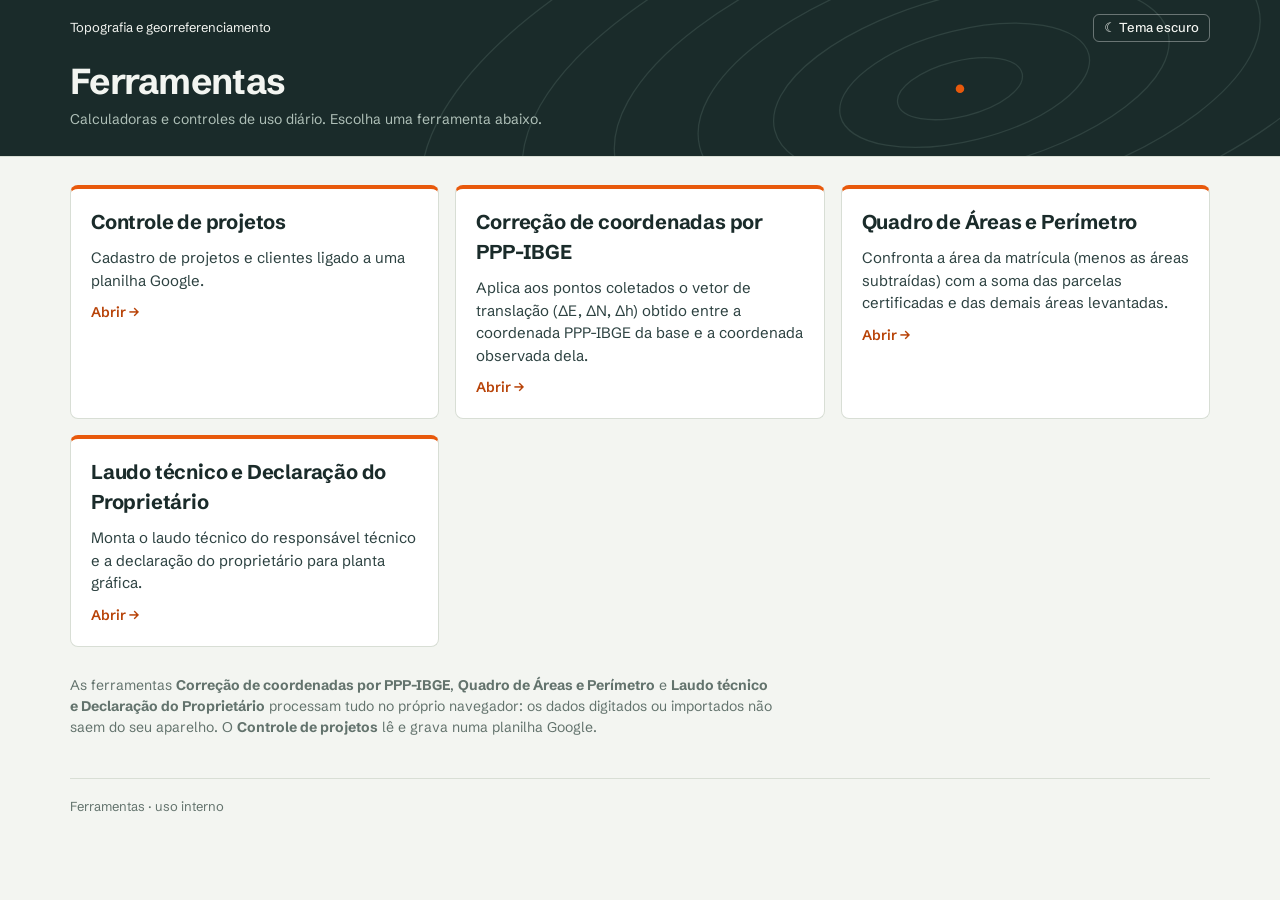
<file: index.html>
<!DOCTYPE html>
<html lang="pt-BR">
<head>
<meta charset="utf-8">
<meta name="viewport" content="width=device-width, initial-scale=1">
<meta name="color-scheme" content="light dark">
<title>Ferramentas</title>
<meta name="description" content="Conjunto de ferramentas de topografia e georreferenciamento: controle de projetos, ajuste PPP e cálculo de áreas.">
<link rel="icon" href="assets/favicon.svg" type="image/svg+xml">
<link rel="preconnect" href="https://fonts.googleapis.com">
<link rel="preconnect" href="https://fonts.gstatic.com" crossorigin>
<link href="https://fonts.googleapis.com/css2?family=JetBrains+Mono:wght@400;500&family=Schibsted+Grotesk:wght@400;500;600;700&display=swap" rel="stylesheet">
<link rel="stylesheet" href="assets/comum.css">
<script src="assets/comum.js"></script>
<style>
main.wrap { padding-top: 28px; }
.grid { display: grid; grid-template-columns: repeat(auto-fill, minmax(320px, 1fr)); gap: 16px; padding: 0; margin: 0; list-style: none; }

.card {
  position: relative; display: flex; flex-direction: column; gap: 10px;
  background: var(--surface); border: 1px solid var(--line); border-top: 4px solid var(--mark);
  border-radius: 8px; padding: 18px 20px 20px;
  transition: border-color .15s, box-shadow .15s, transform .15s;
}
.card:hover { border-color: var(--line-strong); border-top-color: var(--mark); box-shadow: 0 8px 24px rgba(0,0,0,.10); transform: translateY(-2px); }
.card:focus-within { box-shadow: 0 0 0 3px var(--accent-wash); }
.card h2 { margin: 0; font-size: 20px; letter-spacing: -0.01em; }
.card h2 a { color: inherit; text-decoration: none; }
/* o cartão inteiro é clicável */
.card h2 a::after { content: ""; position: absolute; inset: 0; border-radius: 8px; }
.card h2 a:focus-visible { outline: none; }
.card h2 a:focus-visible::after { outline: 3px solid var(--mark); outline-offset: 2px; }
.card p { margin: 0; color: var(--ink-soft); }
.card .quando { color: var(--muted); font-size: 14px; }
.chips { display: flex; flex-wrap: wrap; gap: 6px; margin-top: auto; padding-top: 4px; }
.chip { font: 400 12px var(--mono); border: 1px solid var(--line-strong); color: var(--muted); border-radius: 3px; padding: 2px 7px; white-space: nowrap; }
.chip.dados { border-color: var(--accent-text); color: var(--accent-text); }
.go { font-weight: 600; color: var(--accent-text); font-size: 14px; }
.card:hover .go { text-decoration: underline; }

.nota { margin: 28px 0 0; max-width: 78ch; color: var(--muted); font-size: 14px; }
@media (prefers-reduced-motion: reduce) { .card { transition: none; } .card:hover { transform: none; } }
</style>
</head>
<body>

<header class="top">
  <div class="wrap">
    <nav class="crumbs" aria-label="Navegação">
      <span>Topografia e georreferenciamento</span>
      <button type="button" class="btn light small" id="themeBtn">Tema</button>
    </nav>
    <div class="top-main">
      <div>
        <h1>Ferramentas</h1>
        <p class="lead">Calculadoras e controles de uso diário. Escolha uma ferramenta abaixo.</p>
      </div>
    </div>
  </div>
</header>

<main class="wrap">
  <ul class="grid">

    <!-- ===================== CONTROLE DE PROJETOS ===================== -->
    <li class="card">
      <h2><a href="projetos/">Controle de projetos</a></h2>
      <p>Cadastro de projetos e clientes ligado a uma planilha Google.</p>
      <span class="go" aria-hidden="true">Abrir →</span>
    </li>

    <!-- ===================== AJUSTE PPP ===================== -->
    <li class="card">
      <h2><a href="ppp/">Correção de coordenadas por PPP-IBGE</a></h2>
      <p>Aplica aos pontos coletados o vetor de translação (ΔE, ΔN, Δh) obtido entre a coordenada PPP-IBGE da base e a coordenada observada dela.</p>
      <span class="go" aria-hidden="true">Abrir →</span>
    </li>

    <!-- ===================== Quadro de Áreas e Perímetro ===================== -->
    <li class="card">
      <h2><a href="areas/">Quadro de Áreas e Perímetro</a></h2>
      <p>Confronta a área da matrícula (menos as áreas subtraídas) com a soma das parcelas certificadas e das demais áreas levantadas. </p>
      <span class="go" aria-hidden="true">Abrir →</span>
    </li>
        <!-- ===================== LAUDO E DECLARAÇÃO ===================== -->
    <li class="card">
      <h2><a href="laudo/">Laudo técnico e Declaração do Proprietário</a></h2>
      <p>Monta o laudo técnico do responsável técnico e a declaração do proprietário para planta gráfica.</p>
      <span class="go" aria-hidden="true">Abrir →</span>
    </li>
    <!--
      PARA ADICIONAR UMA FERRAMENTA NOVA: copie um bloco <li class="card"> inteiro,
      troque o link (pasta/), o título, o resumo e os chips. Veja o README.md.
    -->
  </ul>

   <p class="nota">As ferramentas <strong>Correção de coordenadas por PPP-IBGE</strong>, <strong>Quadro de Áreas e Perímetro</strong> e <strong>Laudo técnico e Declaração do Proprietário</strong> processam tudo no próprio navegador: os dados digitados ou importados não saem do seu aparelho. O <strong>Controle de projetos</strong> lê e grava numa planilha Google.</p>

<footer class="site-foot wrap">Ferramentas · uso interno</footer>

</body>
</html>
</file>
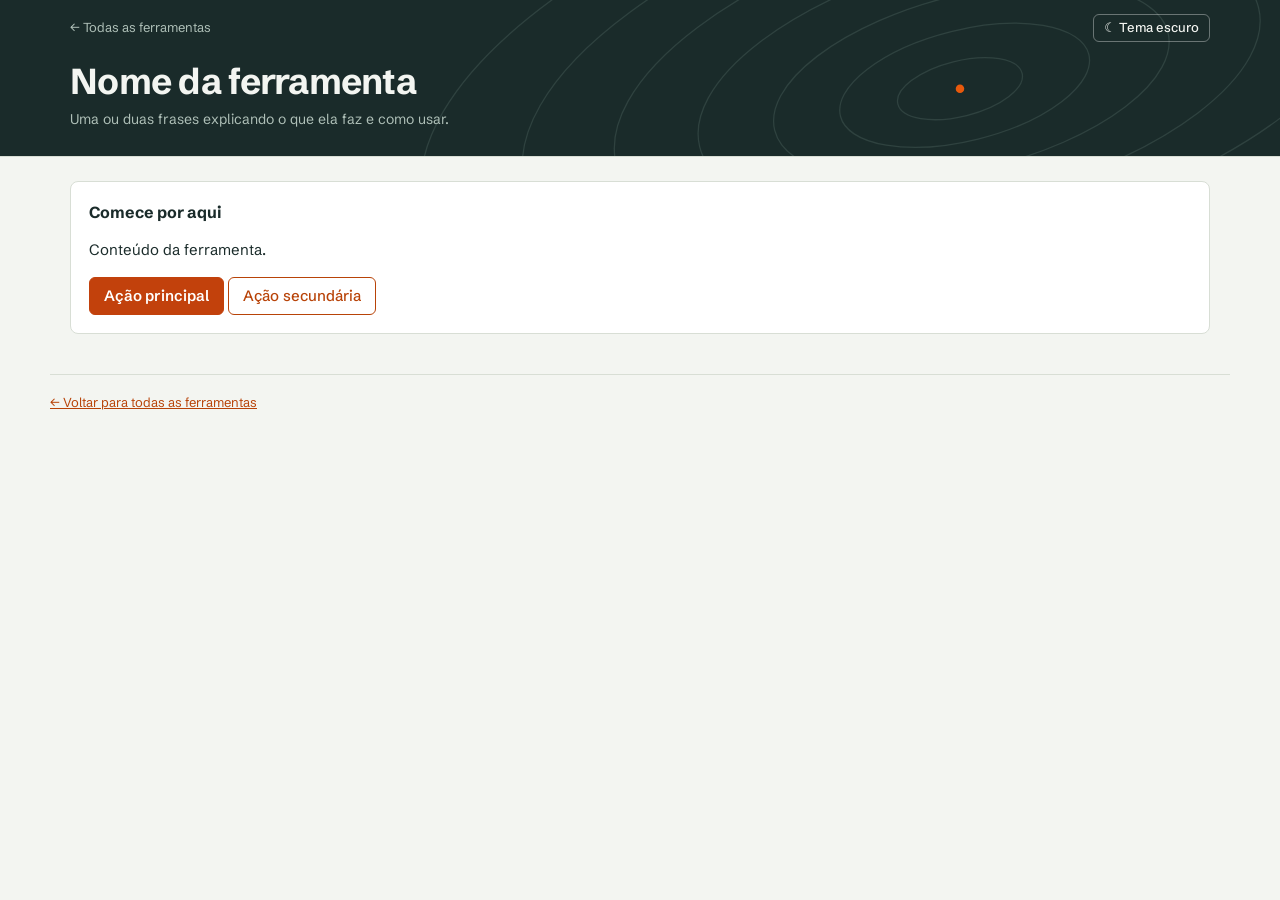
<file: _modelo/index.html>
<!DOCTYPE html>
<html lang="pt-BR">
<head>
<meta charset="utf-8">
<meta name="viewport" content="width=device-width, initial-scale=1">
<meta name="color-scheme" content="light dark">
<title>Nome da ferramenta · Ferramentas</title>
<meta name="description" content="Uma frase dizendo o que a ferramenta faz.">
<link rel="icon" href="../assets/favicon.svg" type="image/svg+xml">
<link rel="preconnect" href="https://fonts.googleapis.com">
<link rel="preconnect" href="https://fonts.gstatic.com" crossorigin>
<link href="https://fonts.googleapis.com/css2?family=JetBrains+Mono:wght@400;500&family=Schibsted+Grotesk:wght@400;500;600;700&display=swap" rel="stylesheet">
<link rel="stylesheet" href="../assets/comum.css">
<script src="../assets/comum.js"></script>
<style>
/* Só o que é específico desta ferramenta. Use as variáveis de comum.css
   (var(--surface), var(--ink), var(--line), var(--accent)...) e nunca cores fixas,
   para o tema escuro continuar funcionando. */
main.wrap { padding-top: 24px; }
.panel { background: var(--surface); border: 1px solid var(--line); border-radius: 8px; padding: 18px; }
.panel h2 { margin: 0 0 12px; font-size: 16px; }
</style>
</head>
<body>

<header class="top">
  <div class="wrap">
    <nav class="crumbs" aria-label="Navegação">
      <a href="../">← Todas as ferramentas</a>
      <button type="button" class="btn light small" id="themeBtn">Tema</button>
    </nav>
    <div class="top-main">
      <div>
        <h1>Nome da ferramenta</h1>
        <p class="lead">Uma ou duas frases explicando o que ela faz e como usar.</p>
      </div>
    </div>
  </div>
</header>

<main class="wrap">
  <section class="panel">
    <h2>Comece por aqui</h2>
    <p>Conteúdo da ferramenta.</p>
    <button class="btn primary" type="button" id="acao">Ação principal</button>
    <button class="btn ghost" type="button">Ação secundária</button>
  </section>
</main>

<footer class="site-foot wrap">
  <a href="../">← Voltar para todas as ferramentas</a>
</footer>

<script>
document.getElementById('acao').addEventListener('click', function () {
  alert('Funciona!');
});
</script>
</body>
</html>
</file>
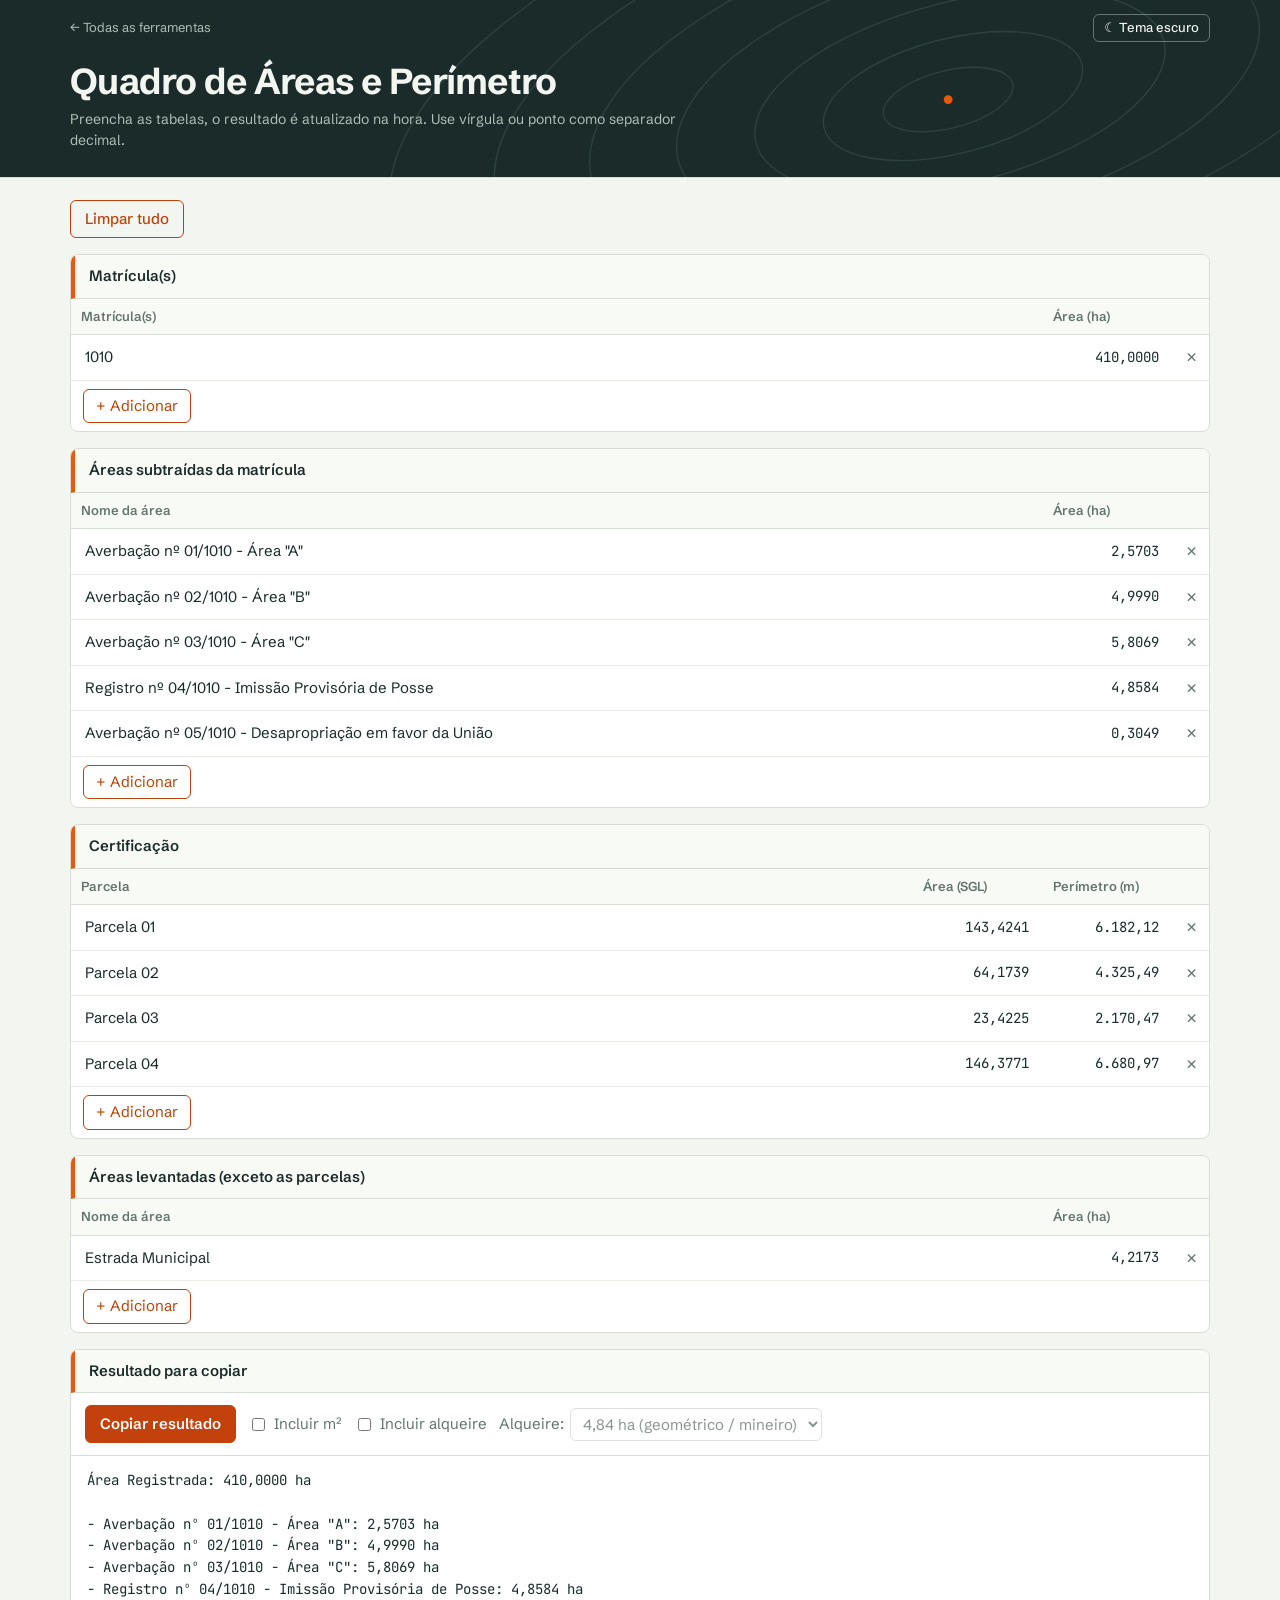
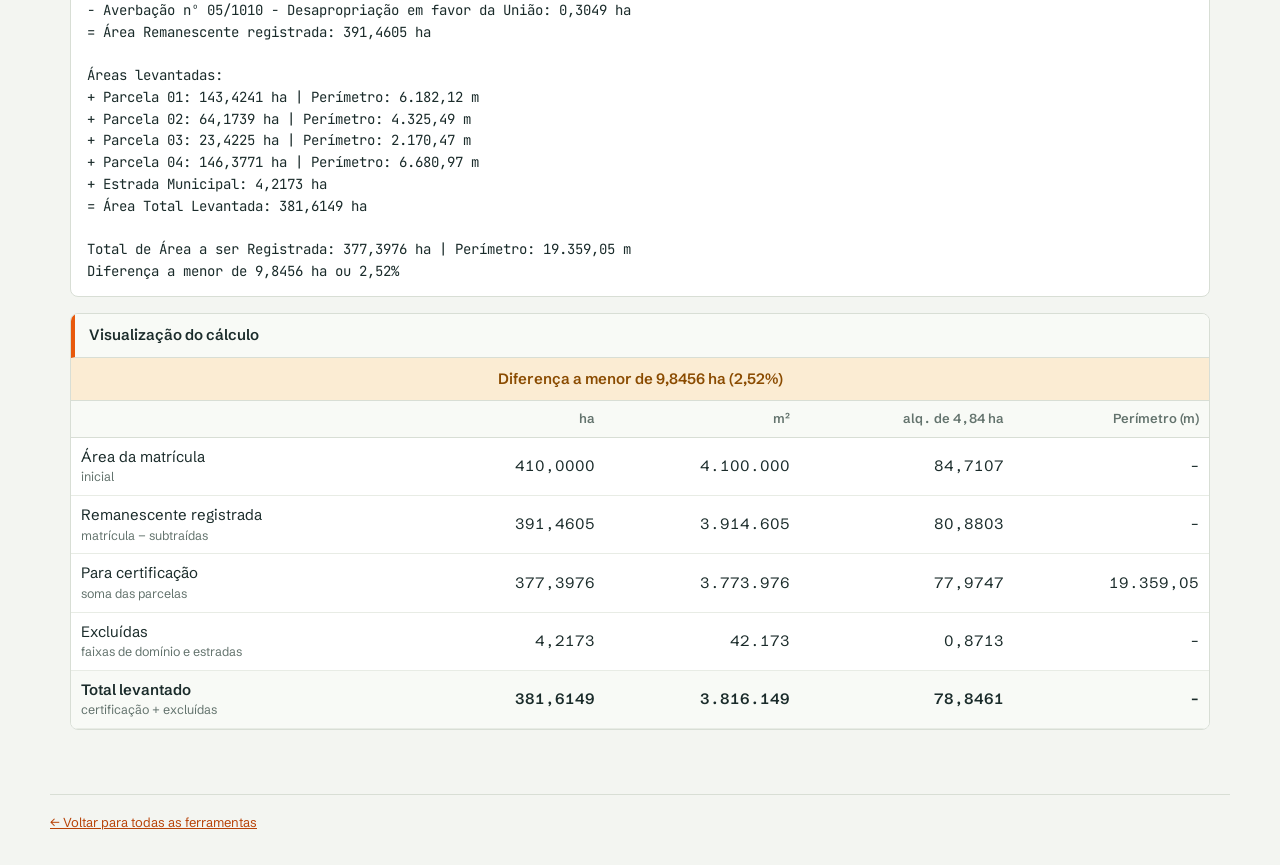
<file: areas/index.html>
<!DOCTYPE html>
<html lang="pt-BR">
<head>
<meta charset="utf-8">
<meta name="viewport" content="width=device-width, initial-scale=1">
<meta name="color-scheme" content="light dark">
<title>Quadro de Áreas e Perímetro · Ferramentas</title>
<meta name="description" content="Cálculo de áreas: matrícula, áreas subtraídas, parcelas certificadas e áreas levantadas, com texto pronto para copiar.">
<link rel="icon" href="../assets/favicon.svg" type="image/svg+xml">
<link rel="preconnect" href="https://fonts.googleapis.com">
<link rel="preconnect" href="https://fonts.gstatic.com" crossorigin>
<link href="https://fonts.googleapis.com/css2?family=JetBrains+Mono:wght@400;500&family=Schibsted+Grotesk:wght@400;500;600;700&display=swap" rel="stylesheet">
<link rel="stylesheet" href="../assets/comum.css">
<script src="../assets/comum.js"></script>
<style>
main.wrap { padding-top: 22px; padding-bottom: 8px; }
section { background: var(--surface); border: 1px solid var(--line); border-radius: 8px; margin-bottom: 16px; overflow: hidden; }
section > h2 { margin: 0; padding: 10px 14px; font-size: 15px; font-weight: 600; background: var(--surface-2);
  border-bottom: 1px solid var(--line); border-left: 4px solid var(--mark); }
.scroll { overflow-x: auto; }
table { width: 100%; border-collapse: collapse; }
th { text-align: left; font-weight: 600; font-size: 13px; padding: 8px 10px; color: var(--muted);
  background: var(--surface-2); border-bottom: 1px solid var(--line); white-space: nowrap; }
td { padding: 3px 4px; border-bottom: 1px solid var(--line-soft); }
td input { width: 100%; min-width: 90px; padding: 7px 9px; font: inherit; color: var(--ink);
  background: transparent; border: 1px solid transparent; border-radius: 4px; }
td input:hover { border-color: var(--line-strong); }
td input:focus { outline: 2px solid var(--mark); background: var(--surface); }
td.num { width: 130px; }
td.num input { text-align: right; min-width: 0; font-family: var(--mono); font-size: 14px; }
th.num { width: 130px; }
td.del { width: 36px; text-align: center; }
button.add, button.x { font: inherit; cursor: pointer; border-radius: 6px; }
button.add { margin: 8px 12px; padding: 5px 12px; background: transparent; color: var(--accent-text); border: 1px solid var(--accent-text); }
button.add:hover { background: var(--accent); border-color: var(--accent); color: var(--accent-ink); }
button.x { border: none; background: transparent; color: var(--muted); font-size: 1.1rem; padding: 2px 8px; }
button.x:hover { color: var(--danger); }
select { color: var(--ink); background: var(--surface); border: 1px solid var(--line-strong); border-radius: 6px; padding: 5px 8px; }
select:disabled { opacity: .5; }
.bar { display: flex; flex-wrap: wrap; gap: 12px; align-items: center; padding: 12px 14px; border-bottom: 1px solid var(--line); }
.bar label { display: flex; gap: 6px; align-items: center; color: var(--muted); }
.bar input[type="checkbox"] { accent-color: var(--accent); }
pre { margin: 0; padding: 14px 16px; white-space: pre-wrap; word-break: break-word;
  font: 14px/1.55 var(--mono); }
.calc .diff { text-align: center; padding: 10px 14px; font-weight: 600; background: var(--surface-2); border-bottom: 1px solid var(--line); }
.calc .diff.zero { color: var(--ok); background: var(--ok-wash); }
.calc .diff.warn { color: var(--warn); background: var(--warn-wash); }
.calc table { font-variant-numeric: tabular-nums; }
.calc th { color: var(--muted); text-align: right; }
.calc th:first-child, .calc td:first-child { text-align: left; }
.calc td { padding: 8px 10px; text-align: right; white-space: nowrap; }
.calc td:first-child { white-space: normal; }
.calc tr.tot td { font-weight: 600; background: var(--surface-2); }
.calc small { display: block; color: var(--muted); font-weight: 400; }
.toast { color: var(--ok); font-size: 13px; }
</style>
</head>
<body>
<header class="top">
  <div class="wrap">
    <nav class="crumbs" aria-label="Navegação">
      <a href="../">← Todas as ferramentas</a>
      <button type="button" class="btn light small" id="themeBtn">Tema</button>
    </nav>
    <div class="top-main">
      <div>
        <h1>Quadro de Áreas e Perímetro</h1>
        <p class="lead">Preencha as tabelas, o resultado é atualizado na hora. Use vírgula ou ponto como separador decimal.</p>
      </div>
    </div>
  </div>
</header>

<main class="wrap">
  <div style="margin-bottom:16px">
    <button class="btn ghost" id="clear">Limpar tudo</button>
  </div>

  <div id="tables"></div>

  <section>
    <h2>Resultado para copiar</h2>
    <div class="bar">
      <button class="btn primary" id="copy">Copiar resultado</button>
      <label><input type="checkbox" id="optM2"> Incluir m²</label>
      <label><input type="checkbox" id="optAlq"> Incluir alqueire</label>
      <label>Alqueire:
        <select id="alq">
          <option value="48400" selected>4,84 ha (geométrico / mineiro)</option>
          <option value="24200">2,42 ha (paulista)</option>
        </select>
      </label>
      <span class="toast" id="toast" role="status" aria-live="polite"></span>
    </div>
    <pre id="out"></pre>
  </section>

  <section>
    <h2>Visualização do cálculo</h2>
    <div class="calc" id="calc"></div>
  </section>
</main>

<footer class="site-foot wrap">
  <a href="../">← Voltar para todas as ferramentas</a>
</footer>

<script>

const CONFIG = [
  { key: 'mat', title: 'Matrícula(s)',
    cols: [['Matrícula(s)', 'text'], ['Área (ha)', 'num']] },
  { key: 'sub', title: 'Áreas subtraídas da matrícula',
    cols: [['Nome da área', 'text'], ['Área (ha)', 'num']] },
  { key: 'cert', title: 'Certificação',
    cols: [['Parcela', 'text'], ['Área (SGL)', 'num'], ['Perímetro (m)', 'num']] },
  { key: 'lev', title: 'Áreas levantadas (exceto as parcelas)',
    cols: [['Nome da área', 'text'], ['Área (ha)', 'num']] }
];

const EXEMPLO = {
  mat: [['1010', '410,0000']],
  sub: [
    ['Averbação nº 01/1010 - Área "A"', '2,5703'],
    ['Averbação nº 02/1010 - Área "B"', '4,9990'],
    ['Averbação nº 03/1010 - Área "C"', '5,8069'],
    ['Registro nº 04/1010 - Imissão Provisória de Posse', '4,8584'],
    ['Averbação nº 05/1010 - Desapropriação em favor da União', '0,3049']
  ],
  cert: [
    ['Parcela 01', '143,4241', '6.182,12'],
    ['Parcela 02', '64,1739', '4.325,49'],
    ['Parcela 03', '23,4225', '2.170,47'],
    ['Parcela 04', '146,3771', '6.680,97']
  ],
  lev: [['Estrada Municipal', '4,2173']]
};

const data = {};
CONFIG.forEach(c => data[c.key] = []);

/* ---------- números ---------- */
function parse(v) {
  v = String(v || '').trim().replace(/\s/g, '');
  if (!v) return 0;
  if (v.includes(',')) v = v.replace(/\./g, '').replace(',', '.');
  const n = parseFloat(v);
  return isNaN(n) ? 0 : n;
}
const fmt = (n, d) => n.toLocaleString('pt-BR', { minimumFractionDigits: d, maximumFractionDigits: d });
const ha = n => fmt(n, 4);
const m2 = n => fmt(Math.round(n * 10000), 0); // 4 casas em ha = 1 m²
const alqM2 = () => +document.getElementById('alq').value;
const alqNome = () => 'alq. de ' + fmt(alqM2() / 10000, 2) + ' ha';
const alq = n => fmt(n * 10000 / alqM2(), 4);
const cap = s => s.charAt(0).toUpperCase() + s.slice(1);

/* ---------- tabelas de entrada ---------- */
function newRow(key) {
  const n = CONFIG.find(c => c.key === key).cols.length;
  const row = Array(n).fill('');
  if (key === 'cert') row[0] = 'Parcela ' + String(data.cert.length + 1).padStart(2, '0');
  return row;
}

function build() {
  const wrap = document.getElementById('tables');
  wrap.innerHTML = '';
  CONFIG.forEach(c => {
    const sec = document.createElement('section');
    sec.innerHTML = `<h2>${c.title}</h2><div class="scroll"><table><thead><tr>` +
      c.cols.map(x => `<th${x[1] === 'num' ? ' class="num"' : ''}>${x[0]}</th>`).join('') + `<th></th></tr></thead><tbody></tbody></table></div>`;
    const tbody = sec.querySelector('tbody');
    data[c.key].forEach((row, i) => {
      const tr = document.createElement('tr');
      row.forEach((val, j) => {
        const td = document.createElement('td');
        if (c.cols[j][1] === 'num') td.className = 'num';
        const inp = document.createElement('input');
        inp.value = val;
        inp.setAttribute('aria-label', c.cols[j][0]);
        if (c.cols[j][1] === 'num') inp.inputMode = 'decimal';
        inp.addEventListener('input', () => { data[c.key][i][j] = inp.value; update(); });
        td.appendChild(inp);
        tr.appendChild(td);
      });
      const td = document.createElement('td');
      td.className = 'del';
      td.innerHTML = '<button class="x" title="Remover linha" aria-label="Remover linha">×</button>';
      td.firstChild.addEventListener('click', () => { data[c.key].splice(i, 1); build(); update(); });
      tr.appendChild(td);
      tbody.appendChild(tr);
    });
    const add = document.createElement('button');
    add.className = 'add';
    add.textContent = '+ Adicionar';
    add.addEventListener('click', () => {
      data[c.key].push(newRow(c.key));
      build(); update();
      const inputs = document.querySelectorAll('section')[CONFIG.indexOf(c)].querySelectorAll('tbody tr:last-child input');
      if (inputs[0]) inputs[0].focus();
    });
    sec.appendChild(add);
    wrap.appendChild(sec);
  });
}

/* ---------- cálculo ---------- */
function compute() {
  const rows = k => data[k].filter(r => r.some(v => String(v).trim() !== ''));
  const mat = rows('mat'), sub = rows('sub'), cert = rows('cert'), lev = rows('lev');
  const r4 = x => Math.round(x * 10000) / 10000;
  const sum = (arr, i) => r4(arr.reduce((s, r) => s + parse(r[i]), 0));

  const registrada = sum(mat, 1);
  const subtraidas = sum(sub, 1);
  const remanescente = r4(registrada - subtraidas);       // =SOMA(Coluna E - Coluna I)
  const certificada = sum(cert, 1);                   // Coluna M
  const extra = sum(lev, 1);                          // Coluna R
  const levantada = r4(certificada + extra);

  const diffHa = r4(Math.abs(remanescente - levantada));
  const diffPerc = remanescente === 0 ? 0 : Math.round((diffHa / remanescente) * 10000) / 100;
  const zero = diffHa === 0;
  const sentido = zero ? 'Sem divergência'
    : remanescente > levantada ? 'Diferença a menor de ' : 'Diferença a maior de ';

  return { mat, sub, cert, lev, registrada, subtraidas, remanescente, certificada, extra, levantada,
    diffHa, diffPerc, zero, sentido,
    perCert: Math.round(cert.reduce((s, r) => s + parse(r[2]), 0) * 100) / 100,
    vazio: !mat.length && !cert.length && !lev.length };
}

// opts: { m2: boolean, alq: boolean }
function text(c, opts) {
  const val = n => ha(n) + ' ha' + (opts.m2 ? ` | ${m2(n)} m²` : '') + (opts.alq ? ` | ${alq(n)} alq.` : '');
  const per = n => n > 0 ? ` | Perímetro: ${fmt(n, 2)} m` : '';
  const L = [];
  if (c.mat.length > 1) {
    c.mat.forEach(r => L.push(`Matrícula ${r[0] || '?'}: ${val(parse(r[1]))}`));
    L.push('');
  }
  L.push(`Área Registrada: ${val(c.registrada)}`, '');
  c.sub.forEach(r => L.push(`- ${r[0] || 'Sem nome'}: ${val(parse(r[1]))}`));
  L.push(`= Área Remanescente registrada: ${val(c.remanescente)}`, '');
  L.push('Áreas levantadas:');
  c.cert.forEach((r, i) => L.push(`+ ${cap(r[0] || 'Parcela ' + String(i + 1).padStart(2, '0'))}: ${val(parse(r[1]))}${per(parse(r[2]))}`));
  c.lev.forEach(r => L.push(`+ ${r[0] || 'Sem nome'}: ${val(parse(r[1]))}`));
  L.push(`= Área Total Levantada: ${val(c.levantada)}`, '');
  L.push(`Total de Área a ser Registrada: ${val(c.certificada)}${per(c.perCert)}`);
  L.push(c.zero ? c.sentido : `${c.sentido}${val(c.diffHa)} ou ${fmt(c.diffPerc, 2)}%`);
  return L.join('\n');
}

function visual(c) {
  const row = (nome, dica, n, per, tot) =>
    `<tr${tot ? ' class="tot"' : ''}><td>${nome}<small>${dica}</small></td><td>${ha(n)}</td><td>${m2(n)}</td><td>${alq(n)}</td><td>${per === null ? '–' : fmt(per, 2)}</td></tr>`;
  const msg = c.zero ? c.sentido : `${c.sentido}${ha(c.diffHa)} ha (${fmt(c.diffPerc, 2)}%)`;
  return `<div class="diff ${c.zero ? 'zero' : 'warn'}">${msg}</div>
  <div class="scroll"><table>
    <thead><tr><th></th><th>ha</th><th>m²</th><th>${alqNome()}</th><th>Perímetro (m)</th></tr></thead>
    <tbody>
      ${row('Área da matrícula', 'inicial', c.registrada, null)}
      ${row('Remanescente registrada', 'matrícula − subtraídas', c.remanescente, null)}
      ${row('Para certificação', 'soma das parcelas', c.certificada, c.perCert)}
      ${row('Excluídas', 'faixas de domínio e estradas', c.extra, null)}
      ${row('Total levantado', 'certificação + excluídas', c.levantada, null, true)}
    </tbody>
  </table></div>`;
}

function update() {
  const c = compute();
  const optAlq = document.getElementById('optAlq').checked;
  document.getElementById('alq').disabled = !optAlq;
  document.getElementById('out').textContent = c.vazio ? 'Preencha as tabelas para ver o resultado.'
    : text(c, { m2: document.getElementById('optM2').checked, alq: optAlq });
  document.getElementById('calc').innerHTML = visual(c);
}

/* ---------- ações ---------- */
function toast(msg) {
  const t = document.getElementById('toast');
  t.textContent = msg;
  setTimeout(() => t.textContent = '', 2500);
}
document.getElementById('copy').addEventListener('click', async () => {
  const txt = document.getElementById('out').textContent;
  try {
    await navigator.clipboard.writeText(txt);
  } catch (e) {
    const ta = document.createElement('textarea');
    ta.value = txt; document.body.appendChild(ta); ta.select();
    document.execCommand('copy'); ta.remove();
  }
  toast('Resultado copiado');
});
document.getElementById('clear').addEventListener('click', () => {
  CONFIG.forEach(c => data[c.key] = [Array(c.cols.length).fill('')]);
  build(); update();
});
['optM2', 'optAlq', 'alq'].forEach(id => document.getElementById(id).addEventListener('change', update));

CONFIG.forEach(c => data[c.key] = EXEMPLO[c.key].map(r => r.slice()));
build(); update();
</script>
</body>
</html>
</file>
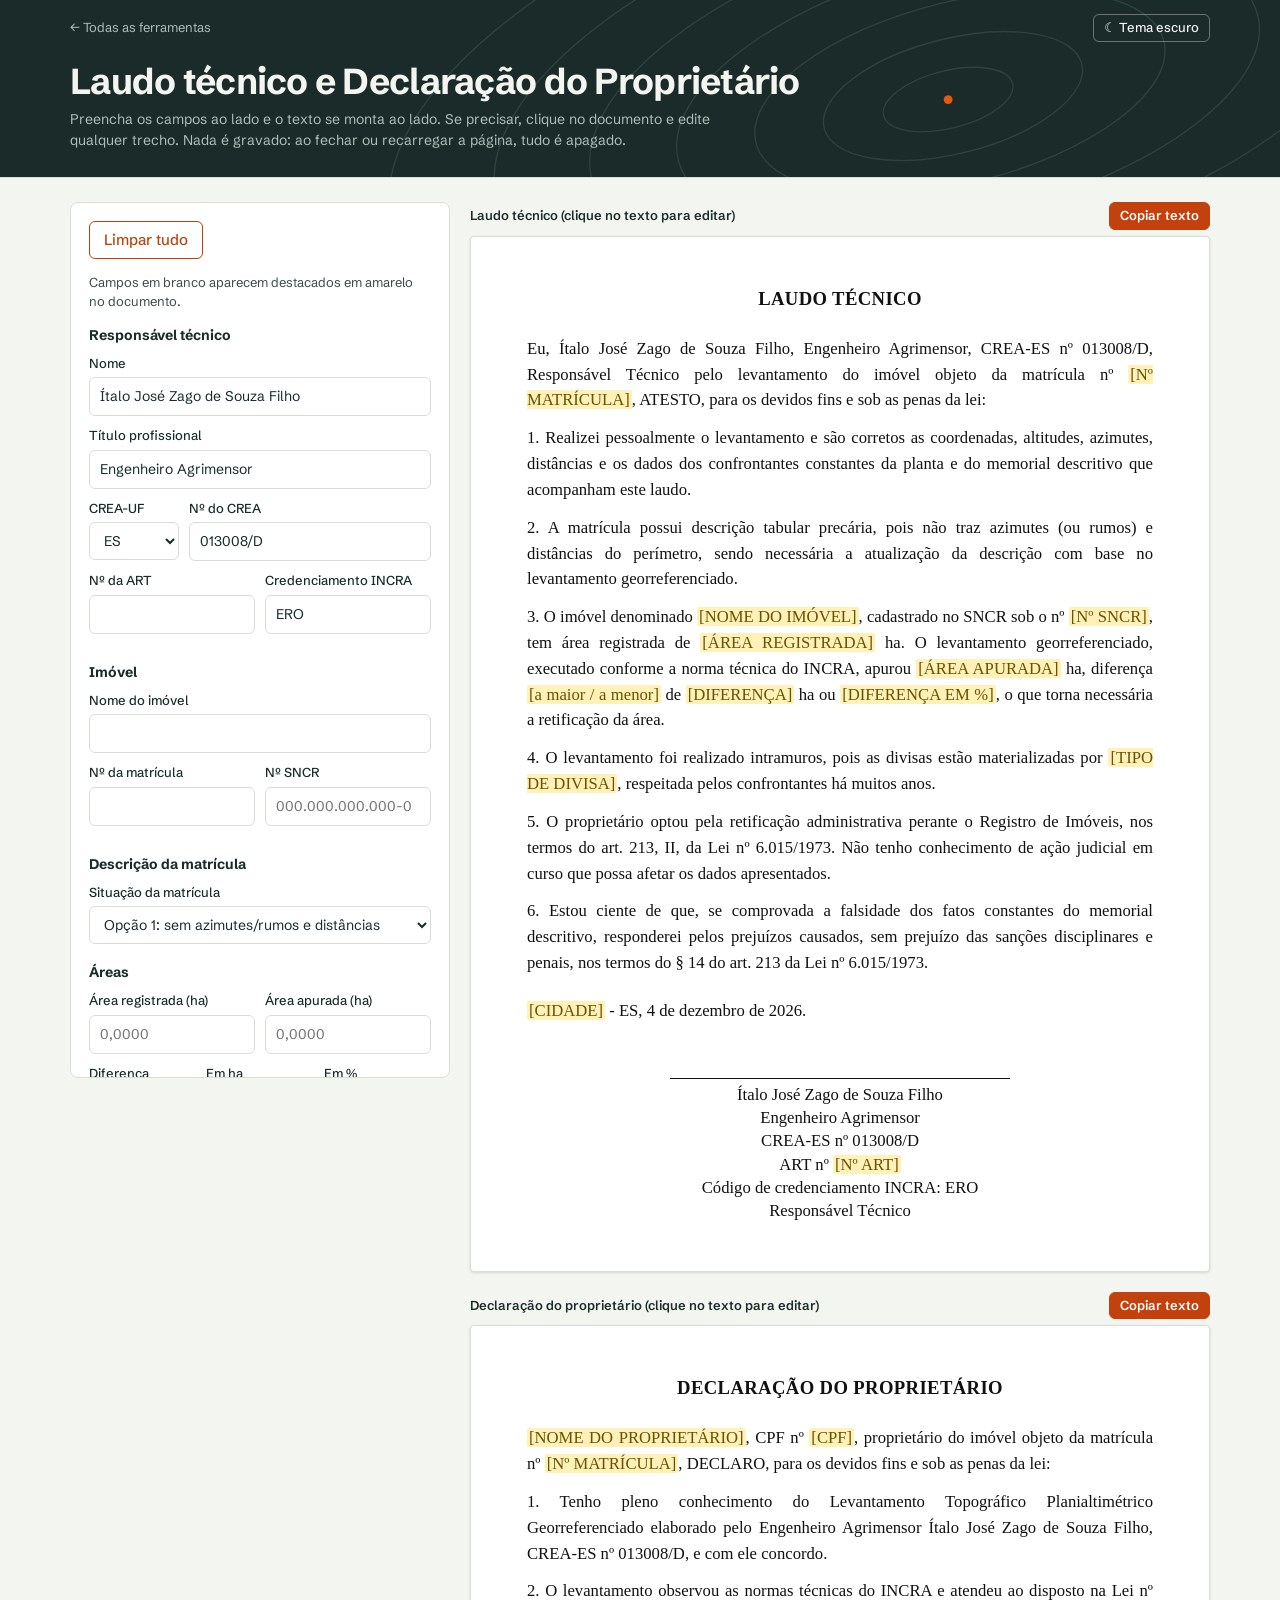
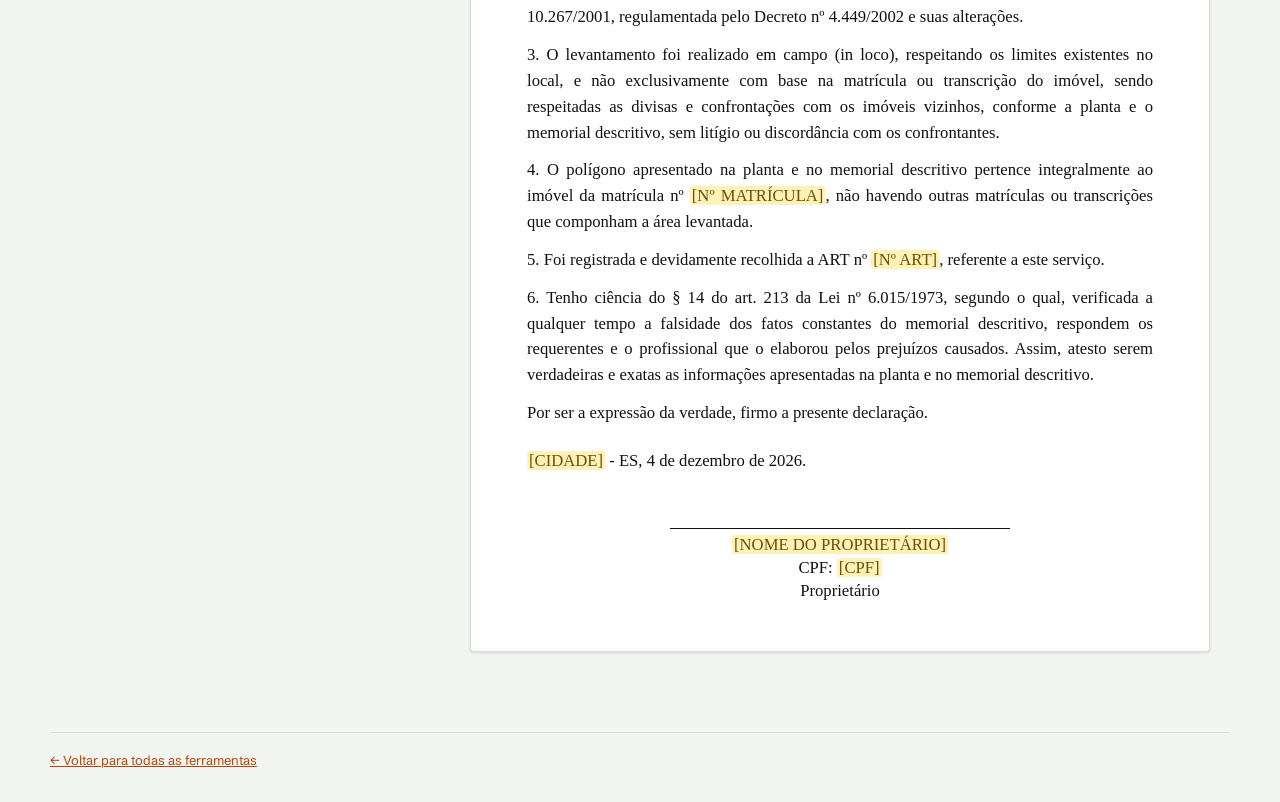
<file: laudo/index.html>
<!DOCTYPE html>
<html lang="pt-BR">
<head>
<meta charset="utf-8">
<meta name="viewport" content="width=device-width, initial-scale=1">
<meta name="color-scheme" content="light dark">
<title>Laudo técnico e Declaração do Proprietário · Ferramentas</title>
<meta name="description" content="Gera o laudo técnico do responsável técnico e a declaração do proprietário para planta gráfica, com campos preenchíveis e texto editável.">
<link rel="icon" href="../assets/favicon.svg" type="image/svg+xml">
<link rel="preconnect" href="https://fonts.googleapis.com">
<link rel="preconnect" href="https://fonts.gstatic.com" crossorigin>
<link href="https://fonts.googleapis.com/css2?family=JetBrains+Mono:wght@400;500&family=Schibsted+Grotesk:wght@400;500;600;700&display=swap" rel="stylesheet">
<link rel="stylesheet" href="../assets/comum.css">
<script src="../assets/comum.js"></script>
<style>
/* Específico desta ferramenta. Usa as variáveis de comum.css, com fallback caso faltem. */
main.wrap { padding-top: 24px; padding-bottom: 40px; }

.layout { display: grid; grid-template-columns: minmax(280px, 380px) minmax(0, 1fr); gap: 20px; align-items: start; }
@media (max-width: 900px) { .layout { grid-template-columns: 1fr; } }

.panel { background: var(--surface, #fff); color: var(--ink, #1a1a1a); border: 1px solid var(--line, #d9d9d9); border-radius: 8px; padding: 18px; }
.panel h2 { margin: 0 0 12px; font-size: 16px; }
.panel h3 { margin: 18px 0 8px; font-size: 14px; }
.panel h3:first-of-type { margin-top: 0; }

.formcol { position: sticky; top: 12px; max-height: calc(100vh - 24px); overflow-y: auto; }
@media (max-width: 900px) { .formcol { position: static; max-height: none; } }

.field { display: flex; flex-direction: column; gap: 4px; margin-bottom: 10px; }
.field label { font-size: 13px; font-weight: 500; }
.field input, .field select {
  font: inherit; font-size: 14px; padding: 8px 10px; border-radius: 6px;
  border: 1px solid var(--line, #c9c9c9); background: var(--surface, #fff); color: var(--ink, #1a1a1a);
  width: 100%; min-width: 0;
}
.field input:focus-visible, .field select:focus-visible { outline: 2px solid var(--accent, #2a6df4); outline-offset: 1px; }
.row { display: grid; grid-template-columns: 1fr 1fr; gap: 10px; }
.row.r3 { grid-template-columns: 1fr 1fr 1fr; }
.row.crea { grid-template-columns: 90px 1fr; }
.hint { font-size: 12px; opacity: .75; margin: -4px 0 10px; }

.actions { display: flex; flex-wrap: wrap; gap: 8px; margin-bottom: 14px; }
.note { font-size: 13px; opacity: .85; margin: 0 0 14px; line-height: 1.45; }

.owner { border: 1px solid var(--line, #d0d0d0); border-radius: 6px; padding: 10px; margin-bottom: 10px; }
.owner-head { display: flex; align-items: center; justify-content: space-between; gap: 8px; margin-bottom: 8px; font-size: 13px; font-weight: 600; }
.owner .field:last-child { margin-bottom: 0; }

.combo { position: relative; }
.combo input { padding-right: 34px; }
.combo-btn { position: absolute; right: 1px; top: 1px; bottom: 1px; width: 32px; border: 0; background: transparent; color: var(--ink, #1a1a1a); cursor: pointer; font-size: 12px; border-radius: 0 6px 6px 0; }
.combo-list { position: absolute; left: 0; right: 0; bottom: calc(100% + 4px); z-index: 30; max-height: 220px; overflow-y: auto; margin: 0; padding: 4px; list-style: none; background: var(--surface, #fff); color: var(--ink, #1a1a1a); border: 1px solid var(--line, #c9c9c9); border-radius: 6px; box-shadow: 0 8px 24px rgba(0,0,0,.22); }
.combo-list[hidden] { display: none; }
.combo-list li { padding: 7px 10px; border-radius: 4px; cursor: pointer; font-size: 14px; }
.combo-list li:hover, .combo-list li.active { background: var(--accent-wash, rgba(42,109,244,.16)); }
.combo-list li.empty { opacity: .7; cursor: default; }

/* Folhas de papel: sempre claras, mesmo no tema escuro, porque representam o documento impresso */
.docs { display: flex; flex-direction: column; gap: 20px; min-width: 0; }
.sheet {
  background: #fff; color: #111; border: 1px solid var(--line, #d0d0d0); border-radius: 4px;
  padding: 48px 56px; box-shadow: 0 1px 3px rgba(0,0,0,.12);
  font-family: "Times New Roman", Times, "Liberation Serif", serif; font-size: 12.5pt; line-height: 1.55;
  text-align: justify; outline: none;
  cursor: text; -webkit-user-select: text; user-select: text; -webkit-user-modify: read-write;
}
.sheet:focus-visible { outline: 2px solid var(--accent, #2a6df4); outline-offset: 2px; }
@media (max-width: 640px) { .sheet { padding: 24px 18px; font-size: 12pt; } }
.sheet h2 { text-align: center; font-size: 14pt; margin: 0 0 22px; letter-spacing: .02em; }
.sheet p { margin: 0 0 12px; }
.sheet .data { text-align: left; margin-top: 22px; }
.sheet .sign { width: 340px; max-width: 100%; margin: 54px auto 0; text-align: center; line-height: 1.4; }
.sheet .sign + .sign { margin-top: 40px; }
.sheet .sign { break-inside: avoid; }
.sheet .sign .line { border-top: 1px solid #111; margin-bottom: 4px; }

/* Campos substituídos: vazios mostram o rótulo entre colchetes */
.fld:empty::before { content: attr(data-ph); background: #fff1b8; color: #6b5200; border-radius: 2px; padding: 0 2px; }

.sheet-head { display: flex; align-items: center; justify-content: space-between; gap: 10px; margin: 0 0 6px; flex-wrap: wrap; }
.sheet-label { font-size: 13px; font-weight: 600; margin: 0; color: var(--ink, #1a1a1a); }

/* Impressão: só as folhas, uma por página */
@page { size: A4; margin: 22mm 24mm; }
@media print {
  body { background: #fff !important; }
  header.top, footer.site-foot, .formcol, .sheet-head, .toolbar-print { display: none !important; }
  main.wrap, .layout { display: block; padding: 0 !important; margin: 0 !important; max-width: none !important; }
  .docs { display: block; }
  .sheet { border: 0; box-shadow: none; padding: 0; border-radius: 0; break-after: page; page-break-after: always; }
  .sheet:last-child { break-after: auto; page-break-after: auto; }
  .fld:empty::before { background: none; color: #111; padding: 0; }
}
</style>
</head>
<body>

<header class="top">
  <div class="wrap">
    <nav class="crumbs" aria-label="Navegação">
      <a href="../">← Todas as ferramentas</a>
      <button type="button" class="btn light small" id="themeBtn">Tema</button>
    </nav>
    <div class="top-main">
      <div>
        <h1>Laudo técnico e Declaração do Proprietário</h1>
        <p class="lead">Preencha os campos ao lado e o texto se monta ao lado. Se precisar, clique no documento e edite qualquer trecho. Nada é gravado: ao fechar ou recarregar a página, tudo é apagado.</p>
      </div>
    </div>
  </div>
</header>

<main class="wrap">
  <div class="layout">

    <!-- ===== Formulário ===== -->
    <aside class="panel formcol" aria-label="Campos do documento">
      <div class="actions">
        <button class="btn ghost" type="button" id="btnClear">Limpar tudo</button>
      </div>
      <p class="note" id="status" role="status" aria-live="polite">Campos em branco aparecem destacados em amarelo no documento.</p>

      <h3>Responsável técnico</h3>
      <div class="field"><label for="resp">Nome</label><input id="resp" data-k="resp" value="Ítalo José Zago de Souza Filho" autocomplete="off"></div>
      <div class="field"><label for="titulo">Título profissional</label><input id="titulo" data-k="titulo" value="Engenheiro Agrimensor" autocomplete="off"></div>
      <div class="row crea">
        <div class="field"><label for="creaUf">CREA-UF</label><select id="creaUf" data-k="creaUf"></select></div>
        <div class="field"><label for="creaNum">Nº do CREA</label><input id="creaNum" data-k="creaNum" value="013008/D" autocomplete="off"></div>
      </div>
      <div class="row">
        <div class="field"><label for="art">Nº da ART</label><input id="art" data-k="art" autocomplete="off"></div>
        <div class="field"><label for="incra">Credenciamento INCRA</label><input id="incra" data-k="incra" value="ERO" autocomplete="off"></div>
      </div>

      <h3>Imóvel</h3>
      <div class="field"><label for="imovel">Nome do imóvel</label><input id="imovel" data-k="imovel" autocomplete="off"></div>
      <div class="row">
        <div class="field"><label for="mat">Nº da matrícula</label><input id="mat" data-k="mat" autocomplete="off"></div>
        <div class="field"><label for="sncr">Nº SNCR</label><input id="sncr" data-k="sncr" inputmode="numeric" placeholder="000.000.000.000-0" autocomplete="off"></div>
      </div>

      <h3>Descrição da matrícula</h3>
      <div class="field">
        <label for="opt">Situação da matrícula</label>
        <select id="opt">
          <option value="1">Opção 1: sem azimutes/rumos e distâncias</option>
          <option value="2">Opção 2: com azimutes/rumos e distâncias</option>
        </select>
      </div>

      <h3>Áreas</h3>
      <div class="row">
        <div class="field"><label for="areaReg">Área registrada (ha)</label><input id="areaReg" data-k="areaReg" inputmode="decimal" placeholder="0,0000" autocomplete="off"></div>
        <div class="field"><label for="areaApu">Área apurada (ha)</label><input id="areaApu" data-k="areaApu" inputmode="decimal" placeholder="0,0000" autocomplete="off"></div>
      </div>
      <div class="row r3">
        <div class="field"><label for="sentido">Diferença</label>
          <select id="sentido" data-k="sentido" data-calc>
            <option value="">—</option>
            <option value="a maior">a maior</option>
            <option value="a menor">a menor</option>
          </select>
        </div>
        <div class="field"><label for="dif">Em ha</label><input id="dif" data-k="dif" data-calc inputmode="decimal" autocomplete="off"></div>
        <div class="field"><label for="difpct">Em %</label><input id="difpct" data-k="difpct" data-calc inputmode="decimal" autocomplete="off"></div>
      </div>
      <p class="hint">A diferença é calculada ao preencher as áreas. Você pode ajustar os três campos manualmente.</p>

      <h3>Divisas</h3>
      <div class="field"><label for="divisa">Materialização das divisas</label><input id="divisa" data-k="divisa" placeholder="ex.: cerca de arame antiga" autocomplete="off"></div>

      <h3>Proprietários</h3>
      <div id="ownersForm"></div>
      <div class="actions"><button class="btn ghost small" type="button" id="btnAddOwner">+ Adicionar proprietário</button></div>

      <h3>Local e data</h3>
      <div class="row crea">
        <div class="field"><label for="uf">UF</label><select id="uf" data-k="uf"></select></div>
        <div class="field"><label for="cidade">Cidade</label><div class="combo">
          <input id="cidade" data-k="cidade" role="combobox" aria-autocomplete="list" aria-expanded="false" aria-controls="cidadeList" placeholder="Digite ou escolha" autocomplete="off">
          <button type="button" class="combo-btn" id="cidadeBtn" tabindex="-1" aria-label="Mostrar cidades do Espírito Santo">&#9662;</button>
          <ul class="combo-list" id="cidadeList" role="listbox" hidden></ul>
        </div></div>
      </div>
      <div class="field"><label for="data">Data</label><input id="data" data-k="data" type="date"></div>
    </aside>

    <!-- ===== Documentos ===== -->
    <section class="docs" aria-label="Pré-visualização editável">
      <div>
        <div class="sheet-head"><p class="sheet-label">Laudo técnico (clique no texto para editar)</p><button class="btn primary small" type="button" data-copy="laudo">Copiar texto</button></div>
        <article class="sheet" id="laudo" contenteditable="true" spellcheck="true" lang="pt-BR">
          <h2>LAUDO TÉCNICO</h2>

          <p>Eu, <span class="fld" data-f="resp" data-ph="[NOME DO RESPONSÁVEL TÉCNICO]"></span>, <span class="fld" data-f="titulo" data-ph="[TÍTULO PROFISSIONAL]"></span>, CREA-<span class="fld" data-f="creaUf" data-ph="[UF]"></span> nº <span class="fld" data-f="creaNum" data-ph="[Nº CREA]"></span>, Responsável Técnico pelo levantamento do imóvel objeto da matrícula nº <span class="fld" data-f="mat" data-ph="[Nº MATRÍCULA]"></span>, ATESTO, para os devidos fins e sob as penas da lei:</p>

          <p>1. Realizei pessoalmente o levantamento e são corretos as coordenadas, altitudes, azimutes, distâncias e os dados dos confrontantes constantes da planta e do memorial descritivo que acompanham este laudo.</p>

          <p id="p2"></p>

          <p>3. O imóvel denominado <span class="fld" data-f="imovel" data-ph="[NOME DO IMÓVEL]"></span>, cadastrado no SNCR sob o nº <span class="fld" data-f="sncr" data-ph="[Nº SNCR]"></span>, tem área registrada de <span class="fld" data-f="areaReg" data-ph="[ÁREA REGISTRADA]"></span> ha. O levantamento georreferenciado, executado conforme a norma técnica do INCRA, apurou <span class="fld" data-f="areaApu" data-ph="[ÁREA APURADA]"></span> ha, diferença <span class="fld" data-f="sentido" data-ph="[a maior / a menor]"></span> de <span class="fld" data-f="dif" data-ph="[DIFERENÇA]"></span> ha ou <span class="fld" data-f="difpct" data-ph="[DIFERENÇA EM %]"></span>, o que torna necessária a retificação da área.</p>

          <p>4. O levantamento foi realizado intramuros, pois as divisas estão materializadas por <span class="fld" data-f="divisa" data-ph="[TIPO DE DIVISA]"></span>, respeitada pelos confrontantes há muitos anos.</p>

          <p>5. <span class="pl" data-s="O proprietário optou" data-p="Os proprietários optaram"></span> pela retificação administrativa perante o Registro de Imóveis, nos termos do art. 213, II, da Lei nº 6.015/1973. Não tenho conhecimento de ação judicial em curso que possa afetar os dados apresentados.</p>

          <p>6. Estou ciente de que, se comprovada a falsidade dos fatos constantes do memorial descritivo, responderei pelos prejuízos causados, sem prejuízo das sanções disciplinares e penais, nos termos do § 14 do art. 213 da Lei nº 6.015/1973.</p>

          <p class="data"><span class="fld" data-f="cidade" data-ph="[CIDADE]"></span> - <span class="fld" data-f="uf" data-ph="[UF]"></span>, <span class="fld" data-f="dataFmt" data-ph="[DATA]"></span>.</p>

          <div class="sign">
            <div class="line"></div>
            <span class="fld" data-f="resp" data-ph="[NOME DO RESPONSÁVEL TÉCNICO]"></span><br>
            <span class="fld" data-f="titulo" data-ph="[TÍTULO PROFISSIONAL]"></span><br>
            CREA-<span class="fld" data-f="creaUf" data-ph="[UF]"></span> nº <span class="fld" data-f="creaNum" data-ph="[Nº CREA]"></span><br>
            ART nº <span class="fld" data-f="art" data-ph="[Nº ART]"></span><br>
            Código de credenciamento INCRA: <span class="fld" data-f="incra" data-ph="[CÓDIGO]"></span><br>
            Responsável Técnico
          </div>
        </article>
      </div>

      <div>
        <div class="sheet-head"><p class="sheet-label">Declaração do proprietário (clique no texto para editar)</p><button class="btn primary small" type="button" data-copy="declaracao">Copiar texto</button></div>
        <article class="sheet" id="declaracao" contenteditable="true" spellcheck="true" lang="pt-BR">
          <h2>DECLARAÇÃO DO PROPRIETÁRIO</h2>

          <p><span id="ownIntro"></span>, <span class="pl" data-s="proprietário" data-p="proprietários"></span> do imóvel objeto da matrícula nº <span class="fld" data-f="mat" data-ph="[Nº MATRÍCULA]"></span>, <span class="pl" data-s="DECLARO" data-p="DECLARAMOS"></span>, para os devidos fins e sob as penas da lei:</p>

          <p>1. <span class="pl" data-s="Tenho" data-p="Temos"></span> pleno conhecimento do Levantamento Topográfico Planialtimétrico Georreferenciado elaborado pelo <span class="fld" data-f="titulo" data-ph="[TÍTULO PROFISSIONAL]"></span> <span class="fld" data-f="resp" data-ph="[NOME DO RESPONSÁVEL TÉCNICO]"></span>, CREA-<span class="fld" data-f="creaUf" data-ph="[UF]"></span> nº <span class="fld" data-f="creaNum" data-ph="[Nº CREA]"></span>, e com ele <span class="pl" data-s="concordo" data-p="concordamos"></span>.</p>

          <p>2. O levantamento observou as normas técnicas do INCRA e atendeu ao disposto na Lei nº 10.267/2001, regulamentada pelo Decreto nº 4.449/2002 e suas alterações.</p>

          <p>3. O levantamento foi realizado em campo (in loco), respeitando os limites existentes no local, e não exclusivamente com base na matrícula ou transcrição do imóvel, sendo respeitadas as divisas e confrontações com os imóveis vizinhos, conforme a planta e o memorial descritivo, sem litígio ou discordância com os confrontantes.</p>

          <p>4. O polígono apresentado na planta e no memorial descritivo pertence integralmente ao imóvel da matrícula nº <span class="fld" data-f="mat" data-ph="[Nº MATRÍCULA]"></span>, não havendo outras matrículas ou transcrições que componham a área levantada.</p>

          <p>5. Foi registrada e devidamente recolhida a ART nº <span class="fld" data-f="art" data-ph="[Nº ART]"></span>, referente a este serviço.</p>

          <p>6. <span class="pl" data-s="Tenho" data-p="Temos"></span> ciência do § 14 do art. 213 da Lei nº 6.015/1973, segundo o qual, verificada a qualquer tempo a falsidade dos fatos constantes do memorial descritivo, respondem os requerentes e o profissional que o elaborou pelos prejuízos causados. Assim, <span class="pl" data-s="atesto" data-p="atestamos"></span> serem verdadeiras e exatas as informações apresentadas na planta e no memorial descritivo.</p>

          <p>Por ser a expressão da verdade, <span class="pl" data-s="firmo" data-p="firmamos"></span> a presente declaração.</p>

          <p class="data"><span class="fld" data-f="cidade" data-ph="[CIDADE]"></span> - <span class="fld" data-f="uf" data-ph="[UF]"></span>, <span class="fld" data-f="dataFmt" data-ph="[DATA]"></span>.</p>

          <div id="ownSign"></div>
        </article>
      </div>
    </section>

  </div>
</main>

<footer class="site-foot wrap">
  <a href="../">← Voltar para todas as ferramentas</a>
</footer>

<script>
(function () {
  'use strict';

  var UFS = ['AC','AL','AP','AM','BA','CE','DF','ES','GO','MA','MT','MS','MG','PA','PB','PR','PE','PI','RJ','RN','RS','RO','RR','SC','SP','SE','TO'];

  var OPCAO = {
    '1': '2. A matrícula possui descrição tabular precária, pois não traz azimutes (ou rumos) e distâncias do perímetro, sendo necessária a atualização da descrição com base no levantamento georreferenciado.',
    '2': '2. A matrícula, embora traga azimutes (ou rumos) e distâncias do perímetro, não contém as coordenadas dos vértices nem está referenciada ao Sistema Geodésico Brasileiro, o que impede a localização inequívoca do imóvel, sendo necessária a atualização da descrição com base no levantamento georreferenciado.'
  };

  var inputs = Array.prototype.slice.call(document.querySelectorAll('[data-k]'));
  var optSel = document.getElementById('opt');
  var p2 = document.getElementById('p2');
  var statusEl = document.getElementById('status');
  var calcDirty = false;
  var values = {};

  /* UFs nos seletores */
  ['creaUf', 'uf'].forEach(function (id) {
    var sel = document.getElementById(id);
    var blank = document.createElement('option');
    blank.value = ''; blank.textContent = '—';
    sel.appendChild(blank);
    UFS.forEach(function (u) {
      var o = document.createElement('option');
      o.value = u; o.textContent = u;
      sel.appendChild(o);
    });
  });

  document.getElementById('creaUf').value = 'ES';
  document.getElementById('uf').value = 'ES';

  /* Utilidades numéricas */
  function parseNum(s) {
    s = String(s || '').trim();
    if (!s) return NaN;
    if (s.indexOf(',') > -1) s = s.replace(/\./g, '').replace(',', '.');
    return parseFloat(s);
  }
  function fmt(n, d) {
    return n.toLocaleString('pt-BR', { minimumFractionDigits: d, maximumFractionDigits: d });
  }
  function maskCpf(v) {
    var d = v.replace(/\D/g, '').slice(0, 11);
    if (d.length <= 3) return d;
    if (d.length <= 6) return d.slice(0, 3) + '.' + d.slice(3);
    if (d.length <= 9) return d.slice(0, 3) + '.' + d.slice(3, 6) + '.' + d.slice(6);
    return d.slice(0, 3) + '.' + d.slice(3, 6) + '.' + d.slice(6, 9) + '-' + d.slice(9);
  }
  function fmtDate(iso) {
    if (!iso) return '';
    var p = iso.split('-');
    if (p.length !== 3) return '';
    var d = new Date(Date.UTC(+p[0], +p[1] - 1, +p[2]));
    return new Intl.DateTimeFormat('pt-BR', { day: 'numeric', month: 'long', year: 'numeric', timeZone: 'UTC' }).format(d);
  }

  /* Escreve valores nos campos do documento */
  function paint(key, text) {
    document.querySelectorAll('[data-f="' + key + '"]').forEach(function (el) {
      el.textContent = text;
    });
  }
  function el(k) { return document.querySelector('[data-k="' + k + '"]'); }

  function recalc() {
    var a = parseNum(el('areaReg').value);
    var b = parseNum(el('areaApu').value);
    if (isNaN(a) || isNaN(b)) {
      el('sentido').value = ''; el('dif').value = ''; el('difpct').value = '';
    } else {
      var diff = Math.abs(b - a);
      el('sentido').value = b > a ? 'a maior' : (b < a ? 'a menor' : '');
      el('dif').value = fmt(diff, 4);
      el('difpct').value = a > 0 ? fmt(diff / a * 100, 2) : '';
    }
    calcDirty = false;
  }

  function sync() {
    inputs.forEach(function (inp) {
      var k = inp.getAttribute('data-k');
      values[k] = inp.value.trim();
      if (k === 'data') paint('dataFmt', fmtDate(inp.value));
      else if (k === 'difpct') paint(k, values[k] ? values[k].replace(/\s*%\s*$/, '') + '%' : '');
      else paint(k, values[k]);
    });
  }

  function setOption() {
    p2.textContent = OPCAO[optSel.value];
  }

  /* Proprietários (CPF ou CNPJ, um ou vários) */
  var owners = [{ tipo: 'CPF', nome: '', doc: '' }];

  function maskCnpj(v) {
    var d = v.replace(/\D/g, '').slice(0, 14);
    if (d.length > 12) return d.slice(0, 2) + '.' + d.slice(2, 5) + '.' + d.slice(5, 8) + '/' + d.slice(8, 12) + '-' + d.slice(12);
    if (d.length > 8) return d.slice(0, 2) + '.' + d.slice(2, 5) + '.' + d.slice(5, 8) + '/' + d.slice(8);
    if (d.length > 5) return d.slice(0, 2) + '.' + d.slice(2, 5) + '.' + d.slice(5);
    if (d.length > 2) return d.slice(0, 2) + '.' + d.slice(2);
    return d;
  }
  function maskIncra(v) {
    var d = v.replace(/\D/g, '').slice(0, 13);
    var parts = [d.slice(0, 3), d.slice(3, 6), d.slice(6, 9), d.slice(9, 12)].filter(Boolean);
    var out = parts.join('.');
    if (d.length > 12) out += '-' + d.slice(12);
    return out;
  }
  function maskDoc(tipo, v) { return tipo === 'CNPJ' ? maskCnpj(v) : maskCpf(v); }

  function mk(tag, attrs, text) {
    var e = document.createElement(tag);
    if (attrs) Object.keys(attrs).forEach(function (a) { e.setAttribute(a, attrs[a]); });
    if (text) e.textContent = text;
    return e;
  }
  function fld(key, ph) { return mk('span', { 'class': 'fld', 'data-f': key, 'data-ph': ph }); }

  function renderForm() {
    var box = document.getElementById('ownersForm');
    box.innerHTML = '';
    owners.forEach(function (o, i) {
      var card = mk('div', { 'class': 'owner' });
      var head = mk('div', { 'class': 'owner-head' });
      head.appendChild(mk('span', null, owners.length > 1 ? 'Proprietário ' + (i + 1) : 'Proprietário'));
      if (owners.length > 1) {
        var rm = mk('button', { 'class': 'btn light small', type: 'button', 'aria-label': 'Remover proprietário ' + (i + 1) }, 'Remover');
        rm.addEventListener('click', function () { owners.splice(i, 1); renderForm(); renderDoc(); });
        head.appendChild(rm);
      }
      card.appendChild(head);

      var f1 = mk('div', { 'class': 'field' });
      f1.appendChild(mk('label', { 'for': 'ownTipo' + i }, 'Tipo de documento'));
      var sel = mk('select', { id: 'ownTipo' + i });
      ['CPF', 'CNPJ'].forEach(function (t) {
        var op = mk('option', { value: t }, t === 'CPF' ? 'CPF (pessoa física)' : 'CNPJ (pessoa jurídica)');
        if (o.tipo === t) op.selected = true;
        sel.appendChild(op);
      });
      sel.addEventListener('change', function () {
        o.tipo = sel.value; o.doc = maskDoc(o.tipo, o.doc);
        renderForm(); renderDoc();
      });
      f1.appendChild(sel); card.appendChild(f1);

      var f2 = mk('div', { 'class': 'field' });
      f2.appendChild(mk('label', { 'for': 'ownNome' + i }, o.tipo === 'CNPJ' ? 'Razão social' : 'Nome'));
      var inNome = mk('input', { id: 'ownNome' + i, autocomplete: 'off' });
      inNome.value = o.nome;
      inNome.addEventListener('input', function () { o.nome = inNome.value; paint('pn' + i, o.nome.trim()); });
      f2.appendChild(inNome); card.appendChild(f2);

      var f3 = mk('div', { 'class': 'field' });
      f3.appendChild(mk('label', { 'for': 'ownDoc' + i }, o.tipo));
      var inDoc = mk('input', { id: 'ownDoc' + i, inputmode: 'numeric', autocomplete: 'off',
        placeholder: o.tipo === 'CNPJ' ? '00.000.000/0000-00' : '000.000.000-00' });
      inDoc.value = o.doc;
      inDoc.addEventListener('input', function () {
        inDoc.value = maskDoc(o.tipo, inDoc.value);
        o.doc = inDoc.value; paint('pd' + i, o.doc.trim());
      });
      f3.appendChild(inDoc); card.appendChild(f3);

      box.appendChild(card);
    });
  }

  function renderDoc() {
    var n = owners.length;
    var intro = document.getElementById('ownIntro');
    var sign = document.getElementById('ownSign');
    if (!intro || !sign) return;
    intro.innerHTML = ''; sign.innerHTML = '';
    owners.forEach(function (o, i) {
      if (i > 0) intro.appendChild(document.createTextNode(i === n - 1 ? ', e ' : ', '));
      intro.appendChild(fld('pn' + i, '[NOME DO PROPRIETÁRIO]'));
      intro.appendChild(document.createTextNode(', ' + o.tipo + ' nº '));
      intro.appendChild(fld('pd' + i, '[' + o.tipo + ']'));

      var blk = mk('div', { 'class': 'sign' });
      blk.appendChild(mk('div', { 'class': 'line' }));
      blk.appendChild(fld('pn' + i, '[NOME DO PROPRIETÁRIO]'));
      blk.appendChild(mk('br'));
      blk.appendChild(document.createTextNode(o.tipo + ': '));
      blk.appendChild(fld('pd' + i, '[' + o.tipo + ']'));
      blk.appendChild(mk('br'));
      blk.appendChild(document.createTextNode('Proprietário'));
      sign.appendChild(blk);
    });
    document.querySelectorAll('.pl').forEach(function (e) {
      e.textContent = e.getAttribute(n > 1 ? 'data-p' : 'data-s');
    });
    owners.forEach(function (o, i) { paint('pn' + i, o.nome.trim()); paint('pd' + i, o.doc.trim()); });
  }

  document.getElementById('btnAddOwner').addEventListener('click', function () {
    owners.push({ tipo: 'CPF', nome: '', doc: '' });
    renderForm(); renderDoc();
    var last = document.getElementById('ownNome' + (owners.length - 1));
    if (last) last.focus();
  });

  /* Cidade: campo livre com lista suspensa dos municípios do ES */
  var CIDADES = ["Afonso Cláudio", "Água Doce do Norte", "Águia Branca", "Alegre", "Alfredo Chaves", "Alto Rio Novo", "Anchieta", "Apiacá", "Aracruz", "Atilio Vivacqua", "Baixo Guandu", "Barra de São Francisco", "Boa Esperança", "Bom Jesus do Norte", "Brejetuba", "Cachoeiro de Itapemirim", "Cariacica", "Castelo", "Colatina", "Conceição da Barra", "Conceição do Castelo", "Divino de São Lourenço", "Domingos Martins", "Dores do Rio Preto", "Ecoporanga", "Fundão", "Governador Lindenberg", "Guaçuí", "Guarapari", "Ibatiba", "Ibiraçu", "Ibitirama", "Iconha", "Irupi", "Itaguaçu", "Itapemirim", "Itarana", "Iúna", "Jaguaré", "Jerônimo Monteiro", "João Neiva", "Laranja da Terra", "Linhares", "Mantenópolis", "Marataízes", "Marechal Floriano", "Marilândia", "Mimoso do Sul", "Montanha", "Mucurici", "Muniz Freire", "Muqui", "Nova Venécia", "Pancas", "Pedro Canário", "Pinheiros", "Piúma", "Ponto Belo", "Presidente Kennedy", "Rio Bananal", "Rio Novo do Sul", "Santa Leopoldina", "Santa Maria de Jetibá", "Santa Teresa", "São Domingos do Norte", "São Gabriel da Palha", "São José do Calçado", "São Mateus", "São Roque do Canaã", "Serra", "Sooretama", "Vargem Alta", "Venda Nova do Imigrante", "Viana", "Vila Pavão", "Vila Valério", "Vila Velha", "Vitória"];
  (function () {
    var inp = document.getElementById('cidade');
    var list = document.getElementById('cidadeList');
    var btn = document.getElementById('cidadeBtn');
    var items = [], idx = -1;
    function norm(t) { return t.normalize('NFD').replace(/[\u0300-\u036f]/g, '').toLowerCase(); }
    function setActive(i) {
      var lis = list.querySelectorAll('li[role="option"]');
      if (!lis.length) return;
      idx = (i + lis.length) % lis.length;
      Array.prototype.forEach.call(lis, function (li, n) { li.classList.toggle('active', n === idx); });
      lis[idx].scrollIntoView({ block: 'nearest' });
    }
    function render(filter) {
      var q = norm(filter || '');
      items = CIDADES.filter(function (c) { return norm(c).indexOf(q) > -1; });
      list.innerHTML = ''; idx = -1;
      items.forEach(function (c) {
        var li = document.createElement('li');
        li.setAttribute('role', 'option'); li.textContent = c;
        li.addEventListener('mousedown', function (e) { e.preventDefault(); choose(c); });
        list.appendChild(li);
      });
      if (!items.length) {
        var e = document.createElement('li');
        e.className = 'empty'; e.textContent = 'Sem sugestão. O texto digitado será usado.';
        list.appendChild(e);
      }
    }
    function open(filter) { render(filter); list.hidden = false; inp.setAttribute('aria-expanded', 'true'); }
    function close() { list.hidden = true; inp.setAttribute('aria-expanded', 'false'); idx = -1; }
    function choose(c) {
      inp.value = c;
      inp.dispatchEvent(new Event('input', { bubbles: true }));
      close();
    }
    inp.addEventListener('focus', function () { open(''); });
    inp.addEventListener('click', function () { if (list.hidden) open(''); });
    inp.addEventListener('input', function () { open(inp.value); });
    inp.addEventListener('blur', close);
    inp.addEventListener('keydown', function (e) {
      if (e.key === 'ArrowDown') { e.preventDefault(); if (list.hidden) open(inp.value); else setActive(idx + 1); }
      else if (e.key === 'ArrowUp') { e.preventDefault(); if (!list.hidden) setActive(idx - 1); }
      else if (e.key === 'Enter' && !list.hidden && idx > -1) { e.preventDefault(); choose(items[idx]); }
      else if (e.key === 'Escape') { close(); }
    });
    btn.addEventListener('mousedown', function (e) { e.preventDefault(); });
    btn.addEventListener('click', function () {
      if (list.hidden) { inp.focus(); open(''); } else { close(); }
    });
  })();

  /* Eventos */
  inputs.forEach(function (inp) {
    var k = inp.getAttribute('data-k');
    var handler = function () {
      if (k === 'sncr') inp.value = maskIncra(inp.value);
      if (k === 'areaReg' || k === 'areaApu') recalc();
      sync();
    };
    inp.addEventListener('input', handler);
    inp.addEventListener('change', handler);
  });

  optSel.addEventListener('change', setOption);

  Array.prototype.forEach.call(document.querySelectorAll('[data-copy]'), function (btn) {
    var label = btn.textContent;
    btn.addEventListener('click', function () {
      var text = document.getElementById(btn.getAttribute('data-copy')).innerText.trim();
      function ok() {
        btn.textContent = 'Copiado!';
        statusEl.textContent = 'Texto copiado para a área de transferência.';
        setTimeout(function () { btn.textContent = label; }, 1600);
      }
      function fallback() {
        var ta = document.createElement('textarea');
        ta.value = text; document.body.appendChild(ta); ta.select();
        try { document.execCommand('copy'); ok(); } catch (e) { statusEl.textContent = 'Não foi possível copiar. Selecione o texto e use Ctrl+C.'; }
        document.body.removeChild(ta);
      }
      if (navigator.clipboard && navigator.clipboard.writeText) {
        navigator.clipboard.writeText(text).then(ok, fallback);
      } else { fallback(); }
    });
  });

  document.getElementById('btnClear').addEventListener('click', function () {
    if (!confirm('Apagar todos os campos e restaurar o texto original dos documentos?')) return;
    inputs.forEach(function (inp) { if (inp.getAttribute('data-k') !== 'data') inp.value = ''; });
    el('resp').value = 'Ítalo José Zago de Souza Filho';
    el('titulo').value = 'Engenheiro Agrimensor';
    el('creaUf').value = 'ES';
    el('uf').value = 'ES';
    el('creaNum').value = '013008/D';
    el('incra').value = 'ERO';
    owners = [{ tipo: 'CPF', nome: '', doc: '' }];
    renderForm();
    optSel.value = '1';
    setDefaultDate();
    location.reload ? restoreDocs() : null;
  });

  /* Guarda o HTML original para o botão "Limpar tudo" restaurar edições manuais */
  var original = {
    laudo: document.getElementById('laudo').innerHTML,
    declaracao: document.getElementById('declaracao').innerHTML
  };
  function restoreDocs() {
    document.getElementById('laudo').innerHTML = original.laudo;
    document.getElementById('declaracao').innerHTML = original.declaracao;
    p2 = document.getElementById('p2');
    setOption();
    renderDoc();
    sync();
    statusEl.textContent = 'Campos limpos e texto original restaurado.';
  }

  function setDefaultDate() {
    var t = new Date();
    var m = String(t.getMonth() + 1).padStart(2, '0');
    var d = String(t.getDate()).padStart(2, '0');
    el('data').value = t.getFullYear() + '-' + m + '-' + d;
  }

  /* Início */
  setDefaultDate();
  setOption();
  sync();
  renderForm();
  renderDoc();
})();
</script>
</body>
</html>
</file>
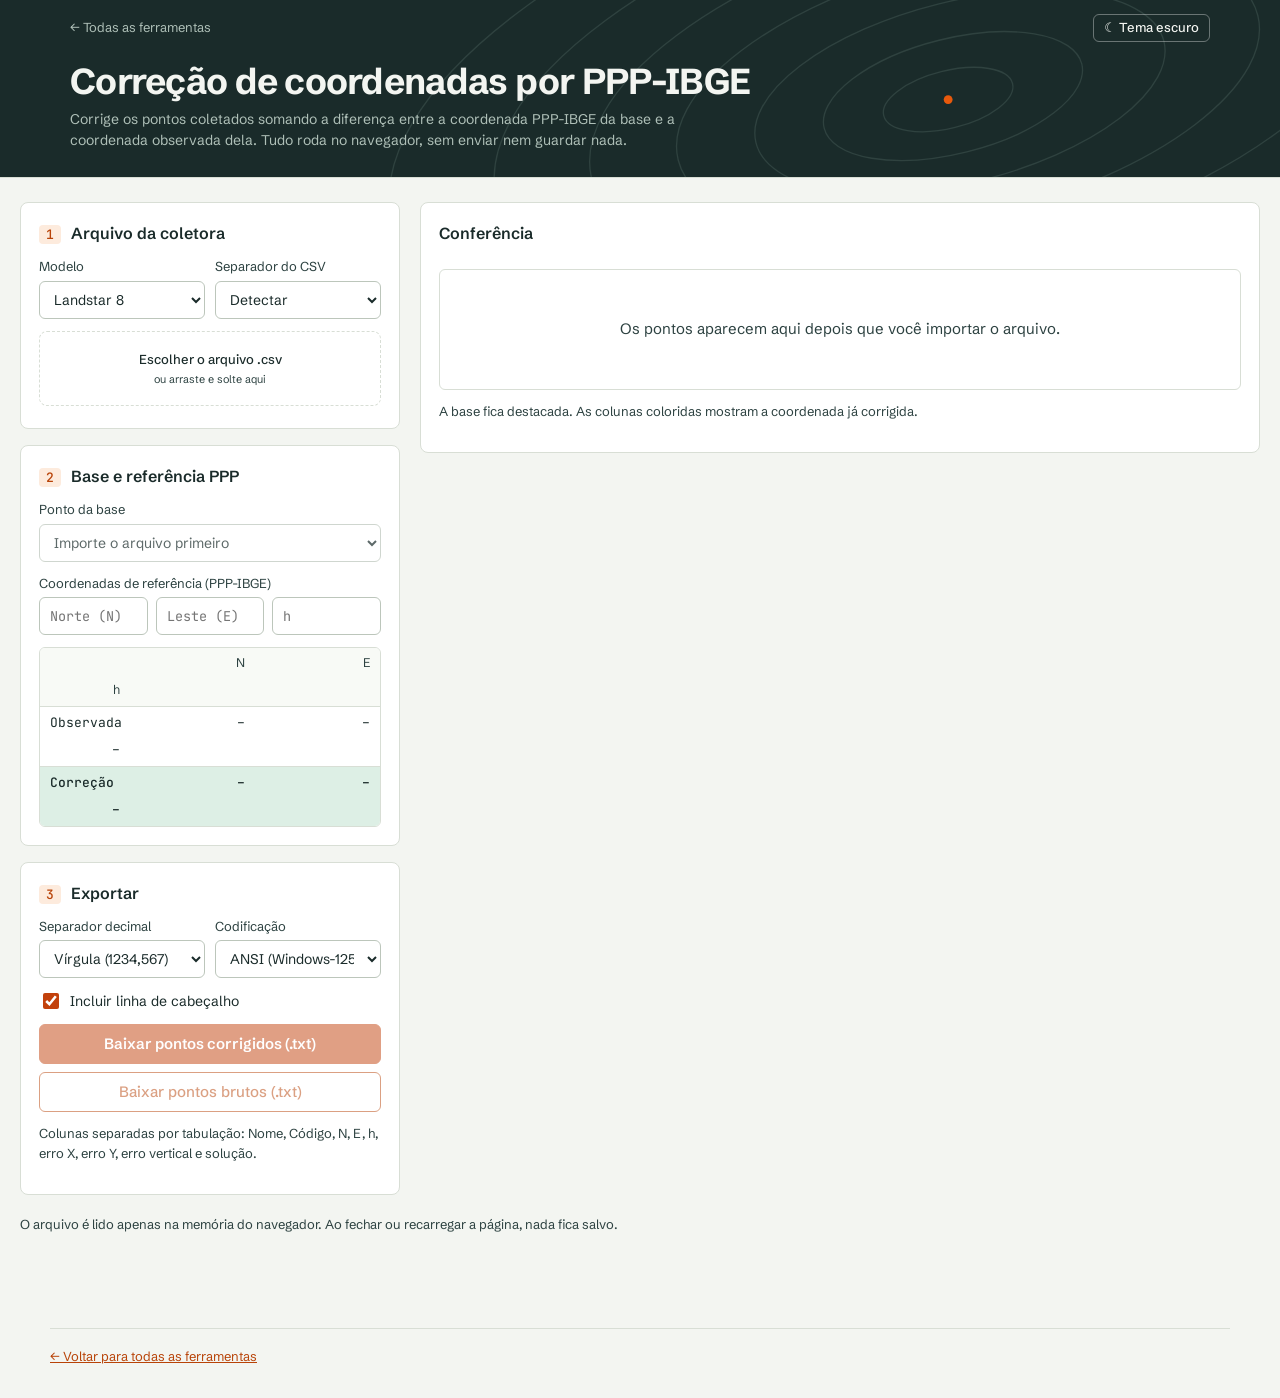
<file: ppp/index.html>
<!DOCTYPE html>
<html lang="pt-BR">
<head>
<meta charset="utf-8">
<meta name="viewport" content="width=device-width, initial-scale=1">
<meta name="color-scheme" content="light dark">
<title>Correção de coordenadas por PPP-IBGE· Ferramentas</title>
<meta name="description" content="Aplica aos pontos coletados o vetor de translação (ΔE, ΔN, Δh) obtido entre a coordenada PPP-IBGE da base e a coordenada observada dela.">
<link rel="icon" href="../assets/favicon.svg" type="image/svg+xml">
<link rel="preconnect" href="https://fonts.googleapis.com">
<link rel="preconnect" href="https://fonts.gstatic.com" crossorigin>
<link href="https://fonts.googleapis.com/css2?family=JetBrains+Mono:wght@400;500&family=Schibsted+Grotesk:wght@400;500;600;700&display=swap" rel="stylesheet">
<link rel="stylesheet" href="../assets/comum.css">
<script src="../assets/comum.js"></script>
<style>
*, *::before, *::after { box-sizing: border-box; }
main.wrap { padding-top: 24px; padding-bottom: 40px; max-width: 1280px; }


.layout { display: grid; grid-template-columns: 380px minmax(0, 1fr); gap: 20px; align-items: start; }
@media (max-width: 920px) { .layout { grid-template-columns: 1fr; } }

.panel { background: var(--surface); border: 1px solid var(--line); border-radius: 8px; padding: 18px; }
.panel + .panel { margin-top: 16px; }
.panel h2 { margin: 0 0 12px; font-size: 16px; font-weight: 600; display: flex; gap: 10px; align-items: baseline; }
.panel h2 .n {
  font: 500 13px var(--mono); color: var(--accent-text); background: var(--accent-wash);
  border-radius: 4px; padding: 1px 7px;
}

label { display: block; font-size: 13px; color: var(--ink-soft); margin: 0 0 4px; }
.field { margin-bottom: 12px; }
.row { display: grid; grid-template-columns: 1fr 1fr; gap: 10px; }
.row3 { display: grid; grid-template-columns: repeat(3, 1fr); gap: 8px; }

select, input[type="text"] {
  width: 100%; height: 38px; padding: 0 10px;
  font: 400 14px var(--sans); color: var(--ink);
  background: var(--surface); border: 1px solid var(--line); border-radius: 6px;
}
input.num { font-family: var(--mono); font-size: 13.5px; }
select, input[type="text"] { border-color: var(--line-strong); }
select:focus-visible, input:focus-visible, .drop:focus-visible {
  outline: 2px solid var(--mark); outline-offset: 1px;
}

.drop {
  display: block; text-align: center; cursor: pointer;
  border: 1.5px dashed var(--line); border-radius: 8px;
  padding: 18px 12px; color: var(--ink-soft); transition: background .15s, border-color .15s;
}
.drop:hover, .drop.over { border-color: var(--mark); background: var(--accent-wash); color: var(--ink); }
.drop strong { color: var(--ink); font-weight: 500; display: block; }
.drop small { display: block; margin-top: 2px; }
.drop input { display: none; }

.check { display: flex; align-items: center; gap: 8px; font-size: 14px; color: var(--ink); margin: 0 0 12px; }
.check input { width: 16px; height: 16px; accent-color: var(--accent); }

.delta {
  margin-top: 4px; border: 1px solid var(--line); border-radius: 6px; overflow: hidden;
  font-family: var(--mono); font-size: 13px;
}
.delta div { display: grid; grid-template-columns: 70px 1fr 1fr; padding: 6px 10px; gap: 8px; }
.delta div + div { border-top: 1px solid var(--line); }
.delta .h { color: var(--ink-soft); font-family: var(--sans); font-size: 12.5px; background: var(--surface-2); }
.delta .res { background: var(--ok-wash); font-weight: 500; }
.delta span:nth-child(n+2) { text-align: right; }

.actions { display: grid; gap: 8px; }
.actions .btn { height: 40px; }

.msg { font-size: 13.5px; border-radius: 6px; padding: 8px 10px; margin-top: 10px; }
.msg.warn { background: var(--warn-wash); color: var(--warn); }
.msg.err { background: var(--danger-wash); color: var(--danger-deep); }
.msg.ok { background: var(--ok-wash); color: var(--ink); }
.msg:empty { display: none; }

.summary { display: flex; flex-wrap: wrap; gap: 6px 22px; margin: 0 0 12px; font-size: 14px; color: var(--ink-soft); }
.summary b { color: var(--ink); font-weight: 500; }

.tablewrap { overflow: auto; max-height: 72vh; border: 1px solid var(--line); border-radius: 6px; }
table { border-collapse: collapse; width: 100%; font: 400 13px var(--mono); white-space: nowrap; }
th, td { padding: 6px 10px; text-align: right; border-bottom: 1px solid var(--line); }
th { position: sticky; top: 0; background: var(--surface-2); font: 500 12.5px var(--sans); color: var(--ink-soft); z-index: 1; }
th:nth-child(-n+2), td:nth-child(-n+2) { text-align: left; }
td.corr { background: var(--ok-wash); }
tr.base td { background: var(--hl); }
tr.base td.corr { background: var(--hl); font-weight: 500; }
.empty { padding: 48px 20px; text-align: center; color: var(--ink-soft); }
.foot { margin-top: 12px; font-size: 13px; color: var(--ink-soft); }
.privacy { margin-top: 20px; font-size: 13px; color: var(--ink-soft); }
</style>
</head>
<body>
<header class="top">
  <div class="wrap">
    <nav class="crumbs" aria-label="Navegação">
      <a href="../">← Todas as ferramentas</a>
      <button type="button" class="btn light small" id="themeBtn">Tema</button>
    </nav>
    <div class="top-main">
      <div>
        <h1>Correção de coordenadas por PPP-IBGE</h1>
        <p class="lead">Corrige os pontos coletados somando a diferença entre a coordenada PPP-IBGE da base e a coordenada observada dela. Tudo roda no navegador, sem enviar nem guardar nada.</p>
      </div>
    </div>
  </div>
</header>

<main class="wrap">
  <div class="layout">
    <div>
      <section class="panel" aria-labelledby="h1">
        <h2 id="h1"><span class="n">1</span>Arquivo da coletora</h2>
        <div class="row">
          <div class="field">
            <label for="model">Modelo</label>
            <select id="model">
              <option value="l8">Landstar 8</option>
              <option value="l7">Landstar 7</option>
            </select>
          </div>
          <div class="field">
            <label for="sep">Separador do CSV</label>
            <select id="sep">
              <option value="auto">Detectar</option>
              <option value=",">Vírgula ( , )</option>
              <option value=";">Ponto e vírgula ( ; )</option>
              <option value="&#9;">Tabulação</option>
              <option value="|">Barra vertical ( | )</option>
            </select>
          </div>
        </div>
        <label class="drop" id="drop" tabindex="0">
          <input type="file" id="file" accept=".csv,.txt,text/csv,text/plain">
          <strong id="dropTitle">Escolher o arquivo .csv</strong>
          <small id="dropSub">ou arraste e solte aqui</small>
        </label>
        <div class="msg" id="msgFile" role="status" aria-live="polite"></div>
      </section>

      <section class="panel" aria-labelledby="h2">
        <h2 id="h2"><span class="n">2</span>Base e referência PPP</h2>
        <div class="field">
          <label for="base">Ponto da base</label>
          <select id="base" disabled><option value="">Importe o arquivo primeiro</option></select>
        </div>
        <label>Coordenadas de referência (PPP-IBGE)</label>
        <div class="row3 field">
          <input class="num" type="text" id="refN" inputmode="decimal" placeholder="Norte (N)" aria-label="Norte (N) de referência" autocomplete="off">
          <input class="num" type="text" id="refE" inputmode="decimal" placeholder="Leste (E)" aria-label="Leste (E) de referência" autocomplete="off">
          <input class="num" type="text" id="refH" inputmode="decimal" placeholder="h" aria-label="Altitude elipsoidal (h) de referência" autocomplete="off">
        </div>
        <div class="delta" aria-live="polite">
          <div class="h"><span></span><span>N</span><span>E</span><span>h</span></div>
          <div><span>Observada</span><span id="oN">–</span><span id="oE">–</span><span id="oH">–</span></div>
          <div class="res"><span>Correção</span><span id="dN">–</span><span id="dE">–</span><span id="dH">–</span></div>
        </div>
        <div class="msg" id="msgBase" role="status" aria-live="polite"></div>
      </section>

      <section class="panel" aria-labelledby="h3">
        <h2 id="h3"><span class="n">3</span>Exportar</h2>
        <div class="row">
          <div class="field">
            <label for="dec">Separador decimal</label>
            <select id="dec">
              <option value=",">Vírgula (1234,567)</option>
              <option value=".">Ponto (1234.567)</option>
            </select>
          </div>
          <div class="field">
            <label for="enc">Codificação</label>
            <select id="enc">
              <option value="ansi">ANSI (Windows-1252)</option>
              <option value="utf8">UTF-8</option>
            </select>
          </div>
        </div>
        <label class="check"><input type="checkbox" id="hdr" checked> Incluir linha de cabeçalho</label>
        <div class="actions">
          <button class="btn primary" id="btnCorr" disabled>Baixar pontos corrigidos (.txt)</button>
          <button class="btn ghost" id="btnRaw" disabled>Baixar pontos brutos (.txt)</button>
        </div>
        <p class="foot">Colunas separadas por tabulação: Nome, Código, N, E, h, erro X, erro Y, erro vertical e solução.</p>
      </section>
    </div>

    <section class="panel" aria-labelledby="h4">
      <h2 id="h4">Conferência</h2>
      <div class="summary" id="summary"></div>
      <div class="tablewrap" id="tableBox">
        <div class="empty">Os pontos aparecem aqui depois que você importar o arquivo.</div>
      </div>
      <p class="foot">A base fica destacada. As colunas coloridas mostram a coordenada já corrigida.</p>
    </section>
  </div>

  <p class="privacy">O arquivo é lido apenas na memória do navegador. Ao fechar ou recarregar a página, nada fica salvo.</p>
</main>

<footer class="site-foot wrap">
  <a href="../">← Voltar para todas as ferramentas</a>
</footer>

<script>
// CORE-START
const MODELS = {
  l7: { label: 'Landstar 7', cols: { time: 'Horário Inicial', nome: 'Nome', cod: 'Código', n: 'n', e: 'e', h: 'h',
        sx: 'Precisão X', sy: 'Precisão Y', sv: 'Erro Vertical', sol: 'Solução' } },
  l8: { label: 'Landstar 8', cols: { time: 'Tempo inicial', nome: 'Nome', cod: 'Código', n: 'Norte(N)', e: 'Leste(E)', h: 'H',
        sx: 'Erro X', sy: 'Erro Y', sv: 'Erro vertical', sol: 'Solução' } }
};
const OUT_KEYS = ['nome', 'cod', 'n', 'e', 'h', 'sx', 'sy', 'sv', 'sol'];
const NUM_KEYS = ['n', 'e', 'h', 'sx', 'sy', 'sv'];

const norm = s => String(s == null ? '' : s).replace(/^\uFEFF/, '').trim().toLowerCase();

function detectSep(text) {
  const line = text.split(/\r?\n/).find(l => l.trim()) || '';
  const c = { ',': 0, ';': 0, '\t': 0, '|': 0 };
  let q = false;
  for (const ch of line) {
    if (ch === '"') q = !q;
    else if (!q && Object.prototype.hasOwnProperty.call(c, ch)) c[ch]++;
  }
  let best = ',', max = -1;
  for (const k of Object.keys(c)) if (c[k] > max) { max = c[k]; best = k; }
  return max > 0 ? best : null;
}

function parseCSV(text, sep) {
  const rows = [];
  let row = [], cell = '', q = false;
  for (let i = 0; i < text.length; i++) {
    const ch = text[i];
    if (q) {
      if (ch === '"') {
        if (text[i + 1] === '"') { cell += '"'; i++; } else q = false;
      } else cell += ch;
    } else if (ch === '"') q = true;
    else if (ch === sep) { row.push(cell); cell = ''; }
    else if (ch === '\n' || ch === '\r') {
      if (ch === '\r' && text[i + 1] === '\n') i++;
      row.push(cell); cell = '';
      if (row.some(v => v.trim() !== '')) rows.push(row);
      row = [];
    } else cell += ch;
  }
  row.push(cell);
  if (row.some(v => v.trim() !== '')) rows.push(row);
  return rows;
}

function detectModel(header) {
  const h = new Set(header.map(norm));
  if (h.has('norte(n)')) return 'l8';
  if (h.has('precisão x') || h.has('precisao x')) return 'l7';
  return null;
}

function mapColumns(header, modelKey) {
  const names = header.map(norm);
  const map = {};
  for (const [k, label] of Object.entries(MODELS[modelKey].cols)) map[k] = names.indexOf(norm(label));
  return map;
}

function parseNum(s) {
  s = String(s == null ? '' : s).trim().replace(/\s/g, '');
  if (!s) return NaN;
  const lc = s.lastIndexOf(','), ld = s.lastIndexOf('.');
  if (lc > -1 && ld > -1) s = lc > ld ? s.replace(/\./g, '').replace(',', '.') : s.replace(/,/g, '');
  else if (lc > -1) s = s.replace(',', '.');
  return /^[-+]?(\d+\.?\d*|\.\d+)$/.test(s) ? parseFloat(s) : NaN;
}

function decimalsOf(s) {
  const m = String(s).trim().match(/[.,](\d+)$/);
  return m ? m[1].length : 0;
}

function fmt(v, dec, decSep) {
  const t = v.toFixed(dec);
  return decSep === ',' ? t.replace('.', ',') : t;
}

function swapDecimal(s, decSep) {
  const t = String(s == null ? '' : s).trim();
  if (!isFinite(parseNum(t))) return t;
  const dot = t.replace(',', '.');
  return decSep === ',' ? dot.replace('.', ',') : dot;
}

function buildPoints(rows, map) {
  const get = (r, k) => (map[k] >= 0 && map[k] < r.length ? String(r[map[k]]).trim() : '');
  return rows.slice(1).map(r => {
    const p = { time: get(r, 'time') };
    for (const k of OUT_KEYS) p[k] = get(r, k);
    return p;
  });
}

function findBase(points, name) {
  return points.find(p => p.nome === name) || null;
}

function computeDelta(base, ref) {
  if (!base) return null;
  const o = { n: parseNum(base.n), e: parseNum(base.e), h: parseNum(base.h) };
  const d = { n: ref.n - o.n, e: ref.e - o.e, h: ref.h - o.h };
  if (![o.n, o.e, o.h, d.n, d.e, d.h].every(isFinite)) return null;
  return { obs: o, d };
}

function correctPoint(p, d, decSep) {
  const out = {};
  for (const k of ['n', 'e', 'h']) {
    const v = parseNum(p[k]);
    out[k] = isFinite(v) ? fmt(v + d[k], Math.max(3, decimalsOf(p[k])), decSep) : '';
  }
  return out;
}

function exportLines(points, modelKey, kind, opts) {
  const { decSep, header, delta } = opts;
  const lines = [];
  if (header) lines.push(OUT_KEYS.map(k => MODELS[modelKey].cols[k]).join('\t'));
  for (const p of points) {
    const row = {};
    for (const k of OUT_KEYS) row[k] = NUM_KEYS.includes(k) ? swapDecimal(p[k], decSep) : p[k];
    if (kind === 'corr') Object.assign(row, correctPoint(p, delta.d, decSep));
    lines.push(OUT_KEYS.map(k => row[k]).join('\t'));
  }
  return lines.join('\r\n');
}

function encodeText(text, enc) {
  if (enc === 'utf8') return new TextEncoder().encode(text);
  const out = new Uint8Array(text.length);
  for (let i = 0; i < text.length; i++) {
    const c = text.charCodeAt(i);
    out[i] = c < 256 ? c : 63;
  }
  return out;
}
// CORE-END

// ---------- Interface ----------
const $ = id => document.getElementById(id);
const state = { text: '', fileName: '', rows: [], modelKey: 'l8', map: null, points: [], delta: null };

function setMsg(id, text, cls) {
  const el = $(id);
  el.textContent = text || '';
  el.className = 'msg' + (cls ? ' ' + cls : '');
}

function decodeBuffer(buf) {
  try { return new TextDecoder('utf-8', { fatal: true }).decode(buf); }
  catch (e) { return new TextDecoder('windows-1252').decode(buf); }
}

function loadFile(file) {
  if (!file) return;
  const reader = new FileReader();
  reader.onload = () => {
    state.text = decodeBuffer(reader.result);
    state.fileName = file.name;
    $('dropTitle').textContent = file.name;
    $('dropSub').textContent = 'Clique para trocar o arquivo';
    parseCurrent(true);
  };
  reader.onerror = () => setMsg('msgFile', 'Não foi possível ler o arquivo.', 'err');
  reader.readAsArrayBuffer(file);
}

function parseCurrent(autoModel) {
  setMsg('msgFile', '');
  if (!state.text) return;
  let sep = $('sep').value;
  if (sep === 'auto') {
    sep = detectSep(state.text);
    if (!sep) { resetData(); return setMsg('msgFile', 'Não encontrei um separador de colunas. Escolha um na lista.', 'err'); }
  }
  const rows = parseCSV(state.text, sep);
  if (rows.length < 2) { resetData(); return setMsg('msgFile', 'O arquivo não tem linhas de dados.', 'err'); }
  state.rows = rows;

  if (autoModel) {
    const m = detectModel(rows[0]);
    if (m) $('model').value = m;
  }
  state.modelKey = $('model').value;
  state.map = mapColumns(rows[0], state.modelKey);

  const missing = ['nome', 'n', 'e', 'h'].filter(k => state.map[k] < 0)
    .map(k => MODELS[state.modelKey].cols[k]);
  if (missing.length) {
    state.points = [];
    refreshBaseList();
    render();
    return setMsg('msgFile', 'Colunas não encontradas para o ' + MODELS[state.modelKey].label + ': ' + missing.join(', ') + '. Confira o modelo e o separador.', 'err');
  }
  state.points = buildPoints(rows, state.map);
  setMsg('msgFile', state.points.length + ' pontos lidos.', 'ok');
  refreshBaseList();
  recompute();
}

function resetData() {
  state.rows = []; state.points = []; state.delta = null;
  refreshBaseList(); render();
}

function refreshBaseList() {
  const sel = $('base');
  const prev = sel.value;
  sel.innerHTML = '';
  if (!state.points.length) {
    sel.disabled = true;
    sel.innerHTML = '<option value="">Importe o arquivo primeiro</option>';
    return;
  }
  const seen = new Set();
  const first = document.createElement('option');
  first.value = ''; first.textContent = 'Selecione a base';
  sel.appendChild(first);
  for (const p of state.points) {
    if (!p.nome || seen.has(p.nome)) continue;
    seen.add(p.nome);
    const o = document.createElement('option');
    o.value = p.nome;
    o.textContent = p.time ? p.nome + ' (' + p.time.slice(0, 10) + ')' : p.nome;
    sel.appendChild(o);
  }
  sel.disabled = false;
  if (prev && seen.has(prev)) sel.value = prev;
  else {
    const guess = [...seen].find(n => /^b[_\-]/i.test(n));
    if (guess) sel.value = guess;
  }
}

function readRef() {
  return { n: parseNum($('refN').value), e: parseNum($('refE').value), h: parseNum($('refH').value) };
}

function recompute() {
  const base = findBase(state.points, $('base').value);
  const ref = readRef();
  state.delta = null;
  let obsTxt = ['–', '–', '–'], dTxt = ['–', '–', '–'];

  if (base) {
    obsTxt = [base.n, base.e, base.h].map(v => swapDecimal(v, ','));
    const dup = state.points.filter(p => p.nome === base.nome).length;
    if (!isFinite(parseNum(base.n)) || !isFinite(parseNum(base.e)) || !isFinite(parseNum(base.h)))
      setMsg('msgBase', 'A base escolhida não tem coordenadas numéricas.', 'err');
    else if (!isFinite(ref.n) || !isFinite(ref.e) || !isFinite(ref.h))
      setMsg('msgBase', 'Informe N, E e h de referência (PPP-IBGE) para calcular a correção.', 'warn');
    else {
      state.delta = computeDelta(base, ref);
      dTxt = ['n', 'e', 'h'].map(k => fmt(state.delta.d[k], 4, ','));
      setMsg('msgBase', dup > 1 ? 'Há ' + dup + ' pontos com esse nome. Usei o primeiro como base.' : '', dup > 1 ? 'warn' : '');
    }
  } else if (state.points.length) setMsg('msgBase', 'Selecione o ponto da base.', 'warn');
  else setMsg('msgBase', '');

  ['N', 'E', 'H'].forEach((k, i) => { $('o' + k).textContent = obsTxt[i]; $('d' + k).textContent = dTxt[i]; });
  render();
}

function render() {
  const has = state.points.length > 0;
  $('btnRaw').disabled = !has;
  $('btnCorr').disabled = !(has && state.delta);

  const box = $('tableBox'), sum = $('summary');
  if (!has) {
    sum.innerHTML = '';
    box.innerHTML = '<div class="empty">Os pontos aparecem aqui depois que você importar o arquivo.</div>';
    return;
  }
  const invalid = state.points.filter(p => !isFinite(parseNum(p.n)) || !isFinite(parseNum(p.e)) || !isFinite(parseNum(p.h))).length;
  sum.innerHTML = '<span><b>' + state.points.length + '</b> pontos</span>' +
    (state.delta ? '<span>Correção aplicada a todos</span>' : '<span>Correção ainda não calculada</span>') +
    (invalid ? '<span>' + invalid + ' sem coordenada numérica</span>' : '');

  const LIMIT = 500;
  const shown = state.points.slice(0, LIMIT);
  const baseName = $('base').value;
  let html = '<table><thead><tr><th>Nome</th><th>Código</th><th>N bruto</th><th>N corrigido</th><th>E bruto</th><th>E corrigido</th><th>h bruto</th><th>h corrigido</th></tr></thead><tbody>';
  const esc = s => String(s).replace(/[&<>"]/g, c => ({ '&': '&amp;', '<': '&lt;', '>': '&gt;', '"': '&quot;' }[c]));
  for (const p of shown) {
    const c = state.delta ? correctPoint(p, state.delta.d, ',') : { n: '', e: '', h: '' };
    html += '<tr' + (p.nome === baseName ? ' class="base"' : '') + '><td>' + esc(p.nome) + '</td><td>' + esc(p.cod) + '</td>' +
      '<td>' + esc(swapDecimal(p.n, ',')) + '</td><td class="corr">' + esc(c.n) + '</td>' +
      '<td>' + esc(swapDecimal(p.e, ',')) + '</td><td class="corr">' + esc(c.e) + '</td>' +
      '<td>' + esc(swapDecimal(p.h, ',')) + '</td><td class="corr">' + esc(c.h) + '</td></tr>';
  }
  html += '</tbody></table>';
  if (state.points.length > LIMIT) html += '<div class="empty">Mostrando os primeiros ' + LIMIT + ' pontos. A exportação inclui todos.</div>';
  box.innerHTML = html;
}

function today() {
  const d = new Date();
  return d.getFullYear() + String(d.getMonth() + 1).padStart(2, '0') + String(d.getDate()).padStart(2, '0');
}

function download(kind) {
  const opts = { decSep: $('dec').value, header: $('hdr').checked, delta: state.delta };
  const text = exportLines(state.points, state.modelKey, kind, opts);
  const bytes = encodeText(text + '\r\n', $('enc').value);
  const blob = new Blob([bytes], { type: 'text/plain' });
  const a = document.createElement('a');
  a.href = URL.createObjectURL(blob);
  a.download = (kind === 'corr' ? 'PONTOS-CORRIGIDOS-' : 'PONTOS-BRUTOS-') + today() + '.txt';
  document.body.appendChild(a);
  a.click();
  a.remove();
  setTimeout(() => URL.revokeObjectURL(a.href), 2000);
}

// Eventos
$('file').addEventListener('change', e => loadFile(e.target.files[0]));
const drop = $('drop');
['dragenter', 'dragover'].forEach(t => drop.addEventListener(t, e => { e.preventDefault(); drop.classList.add('over'); }));
['dragleave', 'drop'].forEach(t => drop.addEventListener(t, e => { e.preventDefault(); drop.classList.remove('over'); }));
drop.addEventListener('drop', e => loadFile(e.dataTransfer.files[0]));
drop.addEventListener('keydown', e => { if (e.key === 'Enter' || e.key === ' ') { e.preventDefault(); $('file').click(); } });
$('model').addEventListener('change', () => parseCurrent(false));
$('sep').addEventListener('change', () => parseCurrent(true));
$('base').addEventListener('change', recompute);
// Coordenadas coladas do PDF do PPP: ponto decimal vira vírgula; separador de milhar é removido
function normalizeRef(s) {
  s = String(s).replace(/[\u2212\u2013\u2014]/g, '-').replace(/[^\d.,\-+]/g, '');
  const lc = s.lastIndexOf(','), ld = s.lastIndexOf('.');
  if (lc > -1 && ld > -1) {
    // o último separador é o decimal; o outro é milhar
    s = lc > ld ? s.replace(/\./g, '') : s.replace(/,/g, '').replace('.', ',');
  } else if (ld > -1) {
    const dots = s.split('.').length - 1;
    // vários pontos e nenhuma vírgula: todos menos o último são milhar
    s = dots > 1 ? s.slice(0, ld).replace(/\./g, '') + ',' + s.slice(ld + 1) : s.replace('.', ',');
  }
  const first = s.indexOf(',');
  if (first > -1) s = s.slice(0, first + 1) + s.slice(first + 1).replace(/,/g, '');
  return s;
}
['refN', 'refE', 'refH'].forEach(id => {
  const el = $(id);
  el.addEventListener('input', () => {
    const pos = el.selectionStart;
    const before = el.value;
    const after = normalizeRef(before);
    if (after !== before) {
      el.value = after;
      const p = Math.max(0, (pos == null ? after.length : pos) - (before.length - after.length));
      try { el.setSelectionRange(p, p); } catch (e) {}
    }
    recompute();
  });
});
$('btnCorr').addEventListener('click', () => download('corr'));
$('btnRaw').addEventListener('click', () => download('raw'));
</script>
</body>
</html>
</file>
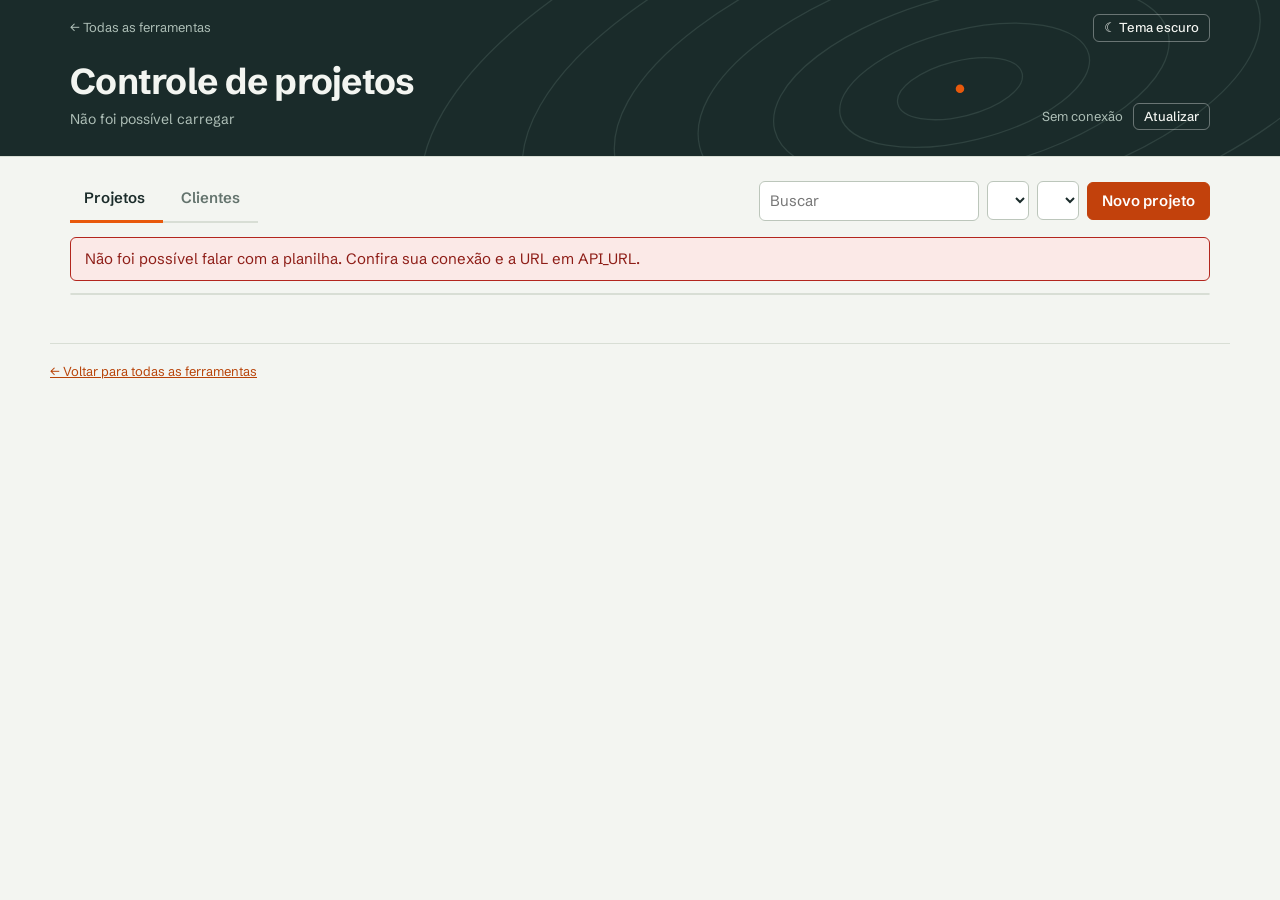
<file: projetos/index.html>
<!DOCTYPE html>
<html lang="pt-BR">
<head>
<meta charset="utf-8">
<meta name="viewport" content="width=device-width, initial-scale=1">
<meta name="color-scheme" content="light dark">
<title>Controle de projetos · Ferramentas</title>
<meta name="description" content="Controle de projetos: cadastro de projetos e clientes ligado a uma planilha Google, com ID e nome de pasta automáticos.">
<link rel="icon" href="../assets/favicon.svg" type="image/svg+xml">
<link rel="preconnect" href="https://fonts.googleapis.com">
<link rel="preconnect" href="https://fonts.gstatic.com" crossorigin>
<link href="https://fonts.googleapis.com/css2?family=JetBrains+Mono:wght@400;500&family=Schibsted+Grotesk:wght@400;500;600;700&display=swap" rel="stylesheet">
<link rel="stylesheet" href="../assets/comum.css">
<script src="../assets/comum.js"></script>
<style>
main.wrap { padding-bottom: 8px; }

/* Botões (base em comum.css) */
.btn.ghost-danger { color: var(--danger); border-color: var(--danger); background: var(--surface); }
.btn.ghost-danger:hover { background: var(--danger-wash); }
.btn.primary[disabled] { cursor: progress; }
.btn.copy.done { background: var(--ok-wash); border-color: var(--ok); color: var(--ok); }

/* Barra de ferramentas */
.bar { display: flex; flex-wrap: wrap; gap: 12px 16px; align-items: center; justify-content: space-between; padding: 22px 0 14px; }
.tabs { display: flex; gap: 4px; border-bottom: 2px solid var(--line); }
.tab { appearance: none; background: none; border: 0; padding: 8px 14px 10px; margin-bottom: -2px; border-bottom: 3px solid transparent; font-weight: 600; color: var(--muted); cursor: pointer; }
.tab[aria-selected="true"] { color: var(--ink); border-bottom-color: var(--mark); }
.tab .n { font-weight: 500; color: var(--muted); margin-left: 4px; font-variant-numeric: tabular-nums; }
.tools { display: flex; flex-wrap: wrap; gap: 8px; align-items: center; }
.tools input[type=search], .tools select { background: var(--surface); color: var(--ink); border: 1px solid var(--line-strong); border-radius: 6px; padding: 8px 10px; min-width: 0; }
.tools input[type=search] { width: 220px; }
.tools select { max-width: 200px; }

/* Tabela */
.tablewrap { background: var(--surface); border: 1px solid var(--line); border-radius: 8px; overflow: auto; }
table { width: 100%; border-collapse: collapse; }
th, td { text-align: left; padding: 10px 14px; vertical-align: top; border-bottom: 1px solid var(--line-soft); }
th { position: sticky; top: 0; background: var(--surface-2); font-size: 13px; font-weight: 600; color: var(--muted); white-space: nowrap; border-bottom: 1px solid var(--line); }
th button { appearance: none; background: none; border: 0; padding: 0; cursor: pointer; font: inherit; color: inherit; display: inline-flex; gap: 6px; align-items: center; }
th button:hover { color: var(--ink); }
th[aria-sort="ascending"] button::after { content: "▲"; font-size: 9px; color: var(--mark); }
th[aria-sort="descending"] button::after { content: "▼"; font-size: 9px; color: var(--mark); }
tbody tr { cursor: pointer; }
tbody tr:hover td { background: var(--surface-2); }
tbody tr:last-child td { border-bottom: 0; }
td.num { font-variant-numeric: tabular-nums; }
.dash { color: var(--line-strong); }
.tag { display: inline-block; font-family: var(--mono); font-size: 12.5px; background: var(--chip-bg); color: var(--chip-ink); border-radius: 3px; padding: 2px 7px; white-space: nowrap; letter-spacing: .01em; }
.tag.empty { background: transparent; color: var(--muted); border: 1px dashed var(--line-strong); }
td.act { text-align: right; white-space: nowrap; width: 1%; }
.state { padding: 44px 20px; text-align: center; color: var(--muted); }
.state strong { display: block; color: var(--ink); font-size: 16px; margin-bottom: 4px; }

/* Nome da pasta */
.pasta { display: flex; align-items: flex-start; gap: 8px; }
.pasta .nome { font-family: var(--mono); font-size: 12.5px; color: var(--ink-soft); word-break: break-all; min-width: 12ch; max-width: 340px; padding-top: 4px; }

/* Avisos */
.alert { border-radius: 6px; padding: 10px 14px; margin: 0 0 12px; background: var(--danger-wash); color: var(--danger-deep); border: 1px solid var(--danger); }

/* Instalação inicial */
.setup { background: var(--surface); border: 1px solid var(--line); border-left: 5px solid var(--mark); border-radius: 8px; padding: 22px 24px; margin-top: 26px; }
.setup h2 { margin: 0 0 8px; font-size: 20px; }
.setup ol { padding-left: 20px; margin: 10px 0 0; }
.setup li { margin: 6px 0; max-width: 72ch; }
.setup code { font-family: var(--mono); font-size: 13px; background: var(--line-soft); padding: 1px 5px; border-radius: 3px; }

/* Diálogos */
dialog { border: 1px solid var(--line); padding: 0; border-radius: 10px; width: min(560px, calc(100vw - 24px)); max-height: calc(100vh - 24px); background: var(--surface); color: var(--ink); box-shadow: 0 24px 60px rgba(20,35,33,.35); }
dialog::backdrop { background: rgba(20,35,33,.55); }
dialog[open] { animation: pop .16s ease-out; }
@keyframes pop { from { transform: translateY(8px); opacity: 0; } to { transform: none; opacity: 1; } }
.dlg-head { display: flex; align-items: center; justify-content: space-between; padding: 18px 22px 12px; }
.dlg-head h2 { margin: 0; font-size: 20px; letter-spacing: -0.01em; }
.x { appearance: none; background: none; border: 0; font-size: 26px; line-height: 1; cursor: pointer; color: var(--muted); padding: 2px 8px; border-radius: 6px; }
.x:hover { color: var(--ink); background: var(--line-soft); }
.dlg-body { padding: 0 22px 6px; display: grid; gap: 14px; }
.dlg-body p { margin: 0; }
.dlg-foot { display: flex; justify-content: flex-end; gap: 10px; padding: 16px 22px 20px; flex-wrap: wrap; }
.dlg-foot .left { margin-right: auto; }
.idprev { display: flex; align-items: center; gap: 12px; background: var(--bg); border: 1px dashed var(--line-strong); border-radius: 6px; padding: 10px 14px; }
.idprev .lbl { font-size: 13px; color: var(--muted); }
.idprev .tag { font-size: 15px; padding: 3px 9px; }
.idprev .ph { opacity: .55; }
.pastabox { background: var(--bg); border: 1px solid var(--line-strong); border-radius: 6px; padding: 10px 12px; display: grid; gap: 8px; }
.pastabox .lbl { font-size: 13px; color: var(--muted); font-weight: 600; }
.pastabox .row { display: flex; gap: 10px; align-items: center; justify-content: space-between; }
.pastabox .val { flex: 1; min-width: 0; font-family: var(--mono); font-size: 14px; word-break: break-all; color: var(--ink); }
.pastabox .row .btn { flex: none; }
label, fieldset legend { display: grid; gap: 5px; font-weight: 600; font-size: 14px; }
fieldset { border: 0; margin: 0; padding: 0; }
fieldset legend { padding: 0; margin-bottom: 5px; }
.dlg-body input, .dlg-body select { width: 100%; background: var(--surface); color: var(--ink); border: 1px solid var(--line-strong); border-radius: 6px; padding: 9px 11px; font-weight: 400; }
.dlg-body input:focus, .dlg-body select:focus { border-color: var(--mark); outline: 3px solid var(--accent-wash); outline-offset: 0; }
.row2 { display: grid; grid-template-columns: 1fr 1fr; gap: 14px; }
.row-date { display: grid; grid-template-columns: 1.4fr 1fr; gap: 10px; }
small.hint { font-weight: 400; font-size: 13px; color: var(--muted); min-height: 1em; }
small.hint.warn { color: var(--accent-text); }

/* Aviso rápido */
#toast { position: fixed; left: 50%; bottom: 24px; transform: translate(-50%, 20px); background: var(--band); color: var(--band-ink); border: 1px solid var(--line-strong); padding: 11px 18px; border-radius: 6px; opacity: 0; pointer-events: none; transition: opacity .18s, transform .18s; z-index: 50; box-shadow: 0 10px 30px rgba(0,0,0,.3); max-width: calc(100vw - 32px); }
#toast.show { opacity: 1; transform: translate(-50%, 0); }

[hidden] { display: none !important; }

/* Celular: cada linha vira um cartão */
@media (max-width: 760px) {
  .wrap { padding: 0 14px; }
  .tools input[type=search] { width: 100%; flex: 1 1 100%; }
  .tools select { flex: 1 1 140px; max-width: none; }
  .tools .btn.primary { flex: 1 1 100%; }
  .tablewrap { background: transparent; border: 0; overflow: visible; }
  table, tbody, tr, td { display: block; width: 100%; }
  thead { display: none; }
  tbody tr { background: var(--surface); border: 1px solid var(--line); border-radius: 8px; margin-bottom: 10px; padding: 6px 0; }
  td { border: 0; padding: 5px 14px; display: grid; grid-template-columns: 96px 1fr; gap: 8px; }
  td::before { content: attr(data-label); color: var(--muted); font-size: 13px; padding-top: 1px; }
  td.act { text-align: left; width: 100%; }
  td.act::before { content: ""; }
  .pasta .nome { max-width: none; }
  .row2, .row-date { grid-template-columns: 1fr 1fr; }
}
@media (prefers-reduced-motion: reduce) {
  dialog[open] { animation: none; }
  #toast { transition: none; }
}
</style>
</head>
<body>
<header class="top">
  <div class="wrap">
    <nav class="crumbs" aria-label="Navegação">
      <a href="../">← Todas as ferramentas</a>
      <button type="button" class="btn light small" id="themeBtn">Tema</button>
    </nav>
    <div class="top-main">
      <div>
        <h1>Controle de projetos</h1>
        <p class="stats" id="stats">Carregando a planilha…</p>
      </div>
      <div class="sync">
        <span id="syncText"></span>
        <button class="btn light small" id="btnRefresh" type="button">Atualizar</button>
      </div>
    </div>
  </div>
</header>


<main class="wrap" style="padding-top:0">

  <section class="setup" id="setup" hidden>
    <h2>Falta ligar o site à planilha</h2>
    <p>O site lê e grava na planilha por meio de um script do Google. Faça isso uma única vez:</p>
    <ol>
      <li>Abra a planilha, vá em <strong>Extensões &gt; Apps Script</strong> e cole todo o conteúdo do arquivo <code>Code.gs</code>.</li>
      <li>Clique em <strong>Implantar &gt; Nova implantação &gt; App da Web</strong>. Em <em>Executar como</em> escolha <strong>Eu</strong> e em <em>Quem pode acessar</em> escolha <strong>Qualquer pessoa</strong>. Autorize quando o Google pedir.</li>
      <li>Copie a <strong>URL do app da Web</strong> (termina em <code>/exec</code>).</li>
      <li>No arquivo <code>projetos/index.html</code>, cole essa URL em <code>API_URL</code> (logo no início do script) e envie para o GitHub.</li>
    </ol>
  </section>

  <div id="app" hidden>
    <div class="bar">
      <div class="tabs" role="tablist">
        <button class="tab" role="tab" id="tabProjetos" aria-selected="true" type="button">Projetos<span class="n" id="nProjetos"></span></button>
        <button class="tab" role="tab" id="tabClientes" aria-selected="false" type="button">Clientes<span class="n" id="nClientes"></span></button>
      </div>
      <div class="tools">
        <input type="search" id="q" placeholder="Buscar" aria-label="Buscar">
        <select id="fCliente" aria-label="Filtrar por cliente"></select>
        <select id="fServico" aria-label="Filtrar por tipo de serviço"></select>
        <button class="btn primary" id="btnNovo" type="button">Novo projeto</button>
      </div>
    </div>
    <div class="alert" id="error" role="alert" hidden></div>
    <div class="tablewrap"><table id="tbl"></table></div>
    <div class="state" id="state" hidden></div>
  </div>
</main>

<footer class="site-foot wrap">
  <a href="../">← Voltar para todas as ferramentas</a>
</footer>

<!-- Diálogo: projeto -->
<dialog id="dlgProjeto" aria-labelledby="dpTitle">
  <form id="fProjeto" novalidate>
    <div class="dlg-head">
      <h2 id="dpTitle">Novo projeto</h2>
      <button type="button" class="x" data-close aria-label="Fechar">×</button>
    </div>
    <div class="dlg-body">
      <div class="idprev"><span class="lbl">ID do projeto</span><span class="tag" id="idPreview"></span></div>
      <div class="pastabox" id="fpPastaBox" hidden>
        <span class="lbl">Nome da pasta</span>
        <div class="row">
          <span class="val" id="fpPastaVal"></span>
          <button type="button" class="btn small copy" id="fpPastaCopy">Copiar</button>
        </div>
      </div>
      <label>Cliente
        <input id="fpCliente" list="dlClientes" autocomplete="off" autocapitalize="characters" required>
        <small class="hint" id="fpCliHint"></small>
      </label>
      <datalist id="dlClientes"></datalist>
      <label>Imóvel
        <input id="fpImovel" autocomplete="off">
      </label>
      <div class="row2">
        <label>Nº do projeto
          <input id="fpSeq" type="number" min="1" step="1" inputmode="numeric" placeholder="Automático">
          <small class="hint" id="fpSeqHint"></small>
        </label>
        <label>Matrícula
          <input id="fpMat" autocomplete="off" placeholder="Ex.: 48989">
        </label>
      </div>
      <label>Tipo de serviço
        <select id="fpServ"></select>
      </label>
      <fieldset>
        <legend>Criado em</legend>
        <div class="row-date">
          <select id="fpMes" aria-label="Mês"></select>
          <select id="fpAno" aria-label="Ano"></select>
        </div>
      </fieldset>
      <div class="alert" id="fpErr" role="alert" hidden></div>
    </div>
    <div class="dlg-foot">
      <button type="button" class="btn ghost-danger left" id="fpDel" hidden>Excluir</button>
      <button type="button" class="btn" data-close>Cancelar</button>
      <button type="submit" class="btn primary" id="fpSave">Salvar projeto</button>
    </div>
  </form>
</dialog>

<!-- Diálogo: cliente -->
<dialog id="dlgCliente" aria-labelledby="dcTitle">
  <form id="fCliente" novalidate>
    <div class="dlg-head">
      <h2 id="dcTitle">Novo cliente</h2>
      <button type="button" class="x" data-close aria-label="Fechar">×</button>
    </div>
    <div class="dlg-body">
      <label>Nome do cliente
        <input id="fcNome" autocomplete="off" autocapitalize="characters" required>
        <small class="hint" id="fcHint"></small>
      </label>
      <div class="alert" id="fcErr" role="alert" hidden></div>
    </div>
    <div class="dlg-foot">
      <button type="button" class="btn ghost-danger left" id="fcDel" hidden>Excluir</button>
      <button type="button" class="btn" data-close>Cancelar</button>
      <button type="submit" class="btn primary" id="fcSave">Salvar cliente</button>
    </div>
  </form>
</dialog>

<!-- Diálogo: projeto salvo (mostra a pasta) -->
<dialog id="dlgSalvo" aria-labelledby="dsTitle">
  <div class="dlg-head">
    <h2 id="dsTitle">Projeto salvo</h2>
    <button type="button" class="x" data-close aria-label="Fechar">×</button>
  </div>
  <div class="dlg-body">
    <div class="pastabox">
      <span class="lbl">Nome da pasta</span>
      <div class="row">
        <span class="val" id="dsVal"></span>
        <button type="button" class="btn small copy" id="dsCopy">Copiar</button>
      </div>
    </div>
  </div>
  <div class="dlg-foot">
    <button type="button" class="btn primary" data-close>Fechar</button>
  </div>
</dialog>

<!-- Diálogo: confirmação -->
<dialog id="dlgConfirm" aria-labelledby="dqTitle">
  <form method="dialog">
    <div class="dlg-head">
      <h2 id="dqTitle">Confirmar</h2>
    </div>
    <div class="dlg-body"><p id="dqMsg"></p></div>
    <div class="dlg-foot">
      <button type="submit" class="btn" value="cancel" id="dqNo">Cancelar</button>
      <button type="submit" class="btn danger" value="ok" id="dqYes">Excluir</button>
    </div>
  </form>
</dialog>

<div id="toast" role="status" aria-live="polite"></div>

<script>
/* ============================================================
   CONFIGURAÇÃO — cole aqui a URL do app da Web (termina em /exec)
   ============================================================ */
const API_URL = 'https://script.google.com/macros/s/AKfycbzoiMccn0JOEz7adsbf3plThEhmRM5K23YBGJiohojjeyXcm6WVSrG22KhdObUZk4HH/exec';

/* ---------- Estado ---------- */
const MESES = ['jan','fev','mar','abr','mai','jun','jul','ago','set','out','nov','dez'];
const state = {
  data: null,
  tab: 'projetos',
  q: '', fCliente: '', fServico: '',
  sort: { projetos: { key: 'row', dir: 'desc' }, clientes: { key: 'row', dir: 'asc' } },
  loadedAt: 0, busy: false,
  editProjeto: null, editCliente: null, seqTouched: false
};

const $ = id => document.getElementById(id);
const esc = s => String(s == null ? '' : s).replace(/[&<>"']/g, c => ({'&':'&amp;','<':'&lt;','>':'&gt;','"':'&quot;',"'":'&#39;'}[c]));
const norm = s => String(s == null ? '' : s).trim().toUpperCase();
const pad3 = n => String(n).padStart(3, '0');
const dash = '<span class="dash">—</span>';

/* ---------- Comunicação com a planilha ---------- */
// Garante que "criado" fique sempre como "AAAA-MM", seja qual for o formato recebido
// (texto "2026-02", ISO "2026-02-01T03:00:00.000Z" ou data completa do JavaScript)
function fixData(d) {
  d.projetos.forEach(p => {
    const s = String(p.criado || '');
    const x = new Date(s);
    p.criado = /^\d{4}-\d{2}/.test(s) ? s.slice(0, 7)
      : isNaN(x) ? '' : x.getFullYear() + '-' + pad3(x.getMonth() + 1).slice(1);
  });
  return d;
}
async function apiGet() {
  const r = await fetch(API_URL + (API_URL.includes('?') ? '&' : '?') + 't=' + Date.now());
  const j = await r.json();
  if (!j.ok) throw new Error(j.error || 'Erro ao ler a planilha.');
  return fixData(j.data);
}
async function apiPost(payload) {
  // text/plain evita o pré-voo CORS que o Apps Script não responde
  const r = await fetch(API_URL, { method: 'POST', body: JSON.stringify(payload) });
  const j = await r.json();
  if (!j.ok) throw new Error(j.error || 'Erro ao gravar na planilha.');
  return fixData(j.data);
}
const NET_ERR = 'Não foi possível falar com a planilha. Confira sua conexão e a URL em API_URL.';
const friendly = e => (e instanceof TypeError || /Failed to fetch|NetworkError|JSON/i.test(String(e.message))) ? NET_ERR : e.message;

async function load(silent) {
  if (state.busy) return;
  state.busy = true;
  if (!silent) $('syncText').textContent = 'Atualizando…';
  try {
    state.data = await apiGet();
    state.loadedAt = Date.now();
    $('error').hidden = true;
    $('syncText').textContent = 'Atualizado às ' + new Date().toLocaleTimeString('pt-BR', { hour: '2-digit', minute: '2-digit' });
    render();
  } catch (e) {
    $('error').textContent = friendly(e);
    $('error').hidden = false;
    $('syncText').textContent = 'Sem conexão';
    if (!state.data) { $('stats').textContent = 'Não foi possível carregar'; $('tbl').innerHTML = ''; }
  } finally {
    state.busy = false;
  }
}

/* ---------- Utilidades de dados ---------- */
const clientes = () => state.data ? state.data.clientes : [];
const projetos = () => state.data ? state.data.projetos : [];
const servicos = () => state.data ? state.data.servicos : [];
const findCliente = nome => clientes().find(c => norm(c.nome) === norm(nome));
const findServico = tipo => servicos().find(s => norm(s.tipo) === norm(tipo));
const qtdProjetos = nome => projetos().filter(p => norm(p.cliente) === norm(nome)).length;

function nextSeq(cliente) {
  let max = 0;
  projetos().forEach(p => { if (norm(p.cliente) === norm(cliente) && typeof p.seq === 'number' && p.seq > max) max = p.seq; });
  return max + 1;
}
function fmtMes(iso) {
  if (!iso || iso.length < 7) return '';
  const m = parseInt(iso.slice(5, 7), 10);
  return MESES[m - 1] + '/' + iso.slice(0, 4);
}

/* ---------- Copiar para a área de transferência ---------- */
async function copyText(text) {
  try {
    await navigator.clipboard.writeText(text);
    return true;
  } catch (_) {
    try {
      const ta = document.createElement('textarea');
      ta.value = text; ta.setAttribute('readonly', '');
      ta.style.position = 'fixed'; ta.style.opacity = '0';
      document.body.appendChild(ta); ta.select();
      const ok = document.execCommand('copy');
      document.body.removeChild(ta);
      return ok;
    } catch (_) { return false; }
  }
}
async function doCopy(btn, text) {
  if (!text) return;
  const ok = await copyText(text);
  if (ok) {
    const old = btn.dataset.label || btn.textContent;
    btn.dataset.label = old;
    btn.textContent = 'Copiado ✓'; btn.classList.add('done');
    setTimeout(() => { btn.textContent = old; btn.classList.remove('done'); }, 1600);
  } else {
    toast('Não foi possível copiar. Selecione o texto e copie manualmente.');
  }
}

/* ---------- Confirmação ---------- */
function askConfirm(title, msg, yesLabel) {
  return new Promise(resolve => {
    const d = $('dlgConfirm');
    $('dqTitle').textContent = title;
    $('dqMsg').textContent = msg;
    $('dqYes').textContent = yesLabel || 'Excluir';
    d.returnValue = 'cancel';
    d.addEventListener('close', () => resolve(d.returnValue === 'ok'), { once: true });
    d.showModal();
    $('dqNo').focus();
  });
}

/* ---------- Renderização ---------- */
function render() {
  const d = state.data;
  if (!d) return;
  $('stats').textContent = projetos().length + ' projetos para ' + clientes().length + ' clientes';
  $('nProjetos').textContent = projetos().length;
  $('nClientes').textContent = clientes().length;

  // Filtros
  const selC = $('fCliente'), selS = $('fServico');
  const vc = state.fCliente, vs = state.fServico;
  selC.innerHTML = '<option value="">Todos os clientes</option>' + clientes().map(c => `<option>${esc(c.nome)}</option>`).join('');
  selS.innerHTML = '<option value="">Todos os serviços</option>' + servicos().map(s => `<option>${esc(s.tipo)}</option>`).join('');
  selC.value = vc; selS.value = vs;

  const isProj = state.tab === 'projetos';
  selC.hidden = selS.hidden = !isProj;
  $('btnNovo').textContent = isProj ? 'Novo projeto' : 'Novo cliente';
  $('tabProjetos').setAttribute('aria-selected', isProj);
  $('tabClientes').setAttribute('aria-selected', !isProj);

  isProj ? renderProjetos() : renderClientes();
}

function sortRows(rows, key, dir) {
  const f = dir === 'asc' ? 1 : -1;
  return rows.slice().sort((a, b) => {
    const x = a[key], y = b[key];
    const ex = x === '' || x == null, ey = y === '' || y == null;
    if (ex && ey) return 0;
    if (ex) return 1;
    if (ey) return -1;
    if (typeof x === 'number' && typeof y === 'number') return (x - y) * f;
    return String(x).localeCompare(String(y), 'pt-BR', { numeric: true, sensitivity: 'base' }) * f;
  });
}

function thead(cols, tab) {
  const s = state.sort[tab];
  return '<thead><tr>' + cols.map(c => {
    if (!c.key) return '<th></th>';
    const aria = s.key === c.key ? (s.dir === 'asc' ? 'ascending' : 'descending') : 'none';
    return `<th aria-sort="${aria}"><button type="button" data-sort="${c.key}">${c.label}</button></th>`;
  }).join('') + '</tr></thead>';
}

function renderProjetos() {
  const q = norm(state.q);
  let rows = projetos().filter(p =>
    (!state.fCliente || norm(p.cliente) === norm(state.fCliente)) &&
    (!state.fServico || norm(p.servico) === norm(state.fServico)) &&
    (!q || norm([p.id, p.cliente, p.imovel, p.matricula, p.servico, p.seq].join(' ')).includes(q))
  );
  const s = state.sort.projetos;
  rows = sortRows(rows, s.key, s.dir);

  const cols = [
    { key: 'id', label: 'ID' }, { key: 'cliente', label: 'Cliente' }, { key: 'imovel', label: 'Imóvel' },
    { key: 'seq', label: 'Nº' }, { key: 'matricula', label: 'Matrícula' }, { key: 'servico', label: 'Serviço' },
    { key: 'criado', label: 'Criado em' }, { key: null }
  ];
  $('tbl').innerHTML = thead(cols, 'projetos') + '<tbody>' + rows.map(p => `
    <tr data-row="${p.row}">
      <td data-label="ID">${p.id ? `<span class="tag">${esc(p.id)}</span>` : dash}</td>
      <td data-label="Cliente"><strong>${esc(p.cliente)}</strong></td>
      <td data-label="Imóvel">${p.imovel ? esc(p.imovel) : dash}</td>
      <td data-label="Nº" class="num">${p.seq === '' ? dash : pad3(p.seq)}</td>
      <td data-label="Matrícula" class="num">${p.matricula ? esc(p.matricula) : dash}</td>
      <td data-label="Serviço">${p.servico ? esc(p.servico) : dash}</td>
      <td data-label="Criado em">${p.criado ? fmtMes(p.criado) : dash}</td>
      <td class="act"><button class="btn small" type="button" data-edit="${p.row}">Editar</button></td>
    </tr>`).join('') + '</tbody>';
  showState(rows.length === 0, projetos().length === 0
    ? ['Nenhum projeto ainda', 'Use “Novo projeto” para registrar o primeiro.']
    : ['Nada encontrado', 'Ajuste a busca ou os filtros.']);
}

function renderClientes() {
  const q = norm(state.q);
  const cont = {};
  projetos().forEach(p => { const k = norm(p.cliente); cont[k] = (cont[k] || 0) + 1; });
  let rows = clientes().map(c => ({ ...c, qtd: cont[norm(c.nome)] || 0 }))
    .filter(c => !q || norm(c.id + ' ' + c.nome).includes(q));
  const s = state.sort.clientes;
  rows = sortRows(rows, s.key, s.dir);

  const cols = [{ key: 'id', label: 'ID' }, { key: 'nome', label: 'Nome' }, { key: 'qtd', label: 'Projetos' }, { key: null }];
  $('tbl').innerHTML = thead(cols, 'clientes') + '<tbody>' + rows.map(c => `
    <tr data-crow="${c.row}">
      <td data-label="ID"><span class="tag">${esc(c.id)}</span></td>
      <td data-label="Nome"><strong>${esc(c.nome)}</strong></td>
      <td data-label="Projetos" class="num">${c.qtd}</td>
      <td class="act"><button class="btn small" type="button" data-cedit="${c.row}">Editar</button></td>
    </tr>`).join('') + '</tbody>';
  showState(rows.length === 0, clientes().length === 0
    ? ['Nenhum cliente ainda', 'Use “Novo cliente” para cadastrar o primeiro.']
    : ['Nada encontrado', 'Ajuste a busca.']);
}

function showState(empty, msg) {
  const el = $('state');
  el.hidden = !empty;
  if (empty) el.innerHTML = `<strong>${esc(msg[0])}</strong>${esc(msg[1])}`;
  $('tbl').hidden = empty;
}

/* ---------- Diálogo de projeto ---------- */
function fillSelects(selectedServ, ano) {
  const sv = $('fpServ');
  let html = '<option value="">Selecione…</option>' + servicos().map(s => `<option value="${esc(s.tipo)}">${esc(s.tipo)}</option>`).join('');
  const hit = selectedServ && findServico(selectedServ);
  if (selectedServ && !hit) html += `<option value="${esc(selectedServ)}">${esc(selectedServ)} (fora da lista)</option>`;
  sv.innerHTML = html;
  sv.value = hit ? hit.tipo : (selectedServ || '');

  $('fpMes').innerHTML = '<option value="">Mês</option>' + MESES.map((m, i) => `<option value="${pad3(i + 1).slice(1)}">${m}</option>`).join('');
  const y = new Date().getFullYear();
  const anos = new Set(); for (let a = y - 4; a <= y + 1; a++) anos.add(a);
  if (ano) anos.add(Number(ano));
  $('fpAno').innerHTML = '<option value="">Ano</option>' + [...anos].sort((a, b) => b - a).map(a => `<option>${a}</option>`).join('');
}

function openProjeto(row) {
  const p = row ? projetos().find(x => x.row === row) : null;
  state.editProjeto = p ? { row: p.row, original: { id: p.id, cliente: p.cliente, imovel: p.imovel, seq: p.seq } } : null;
  state.seqTouched = !!p;
  $('dpTitle').textContent = p ? 'Editar projeto' : 'Novo projeto';
  $('fpSave').textContent = p ? 'Salvar alterações' : 'Salvar projeto';
  $('fpDel').hidden = !p;
  $('fpPastaBox').hidden = !(p && p.pasta);
  $('fpPastaCopy').dataset.copy = p ? (p.pasta || '') : '';
  $('fpPastaVal').textContent = p ? (p.pasta || '') : '';
  $('dlClientes').innerHTML = clientes().map(c => `<option value="${esc(c.nome)}"></option>`).join('');

  const hoje = new Date();
  const criado = p ? p.criado : `${hoje.getFullYear()}-${pad3(hoje.getMonth() + 1).slice(1)}`;
  fillSelects(p ? p.servico : '', criado.slice(0, 4));
  $('fpCliente').value = p ? p.cliente : '';
  $('fpImovel').value = p ? p.imovel : '';
  $('fpSeq').value = p && p.seq !== '' ? p.seq : '';
  $('fpMat').value = p ? p.matricula : '';
  $('fpMes').value = criado ? criado.slice(5, 7) : '';
  $('fpAno').value = criado ? criado.slice(0, 4) : '';
  $('fpErr').hidden = true;
  updateProjetoHints();
  $('dlgProjeto').showModal();
  if (!p) $('fpCliente').focus();
}

function updateProjetoHints() {
  const nome = $('fpCliente').value;
  const existe = findCliente(nome);
  const hint = $('fpCliHint');
  if (norm(nome) && !existe) { hint.textContent = 'Cliente novo: será cadastrado na aba Clientes.'; hint.className = 'hint warn'; }
  else { hint.textContent = ''; hint.className = 'hint'; }

  // número automático para novos projetos
  if (!state.editProjeto && !state.seqTouched) {
    $('fpSeq').value = norm(nome) ? nextSeq(nome) : '';
  }
  const seq = $('fpSeq').value === '' ? (norm(nome) ? nextSeq(nome) : '') : Number($('fpSeq').value);
  const dup = projetos().find(p => norm(p.cliente) === norm(nome) && seq !== '' && Number(p.seq) === seq &&
    !(state.editProjeto && p.row === state.editProjeto.row));
  const sh = $('fpSeqHint');
  if (dup) { sh.textContent = 'Este cliente já tem o projeto nº ' + pad3(seq) + '.'; sh.className = 'hint warn'; }
  else { sh.textContent = ''; sh.className = 'hint'; }

  // pré-visualização do ID (mesma regra da planilha)
  const c = findCliente(nome);
  const cid = c ? c.id : (norm(nome) ? pad3(clientes().length + 1) : '');
  const sv = findServico($('fpServ').value);
  const prev = $('idPreview');
  if (!cid) { prev.innerHTML = '<span class="ph">—</span>'; return; }
  prev.innerHTML = `${esc(cid)}-${pad3(seq === '' ? 0 : seq)}-${sv ? esc(sv.id) : '<span class="ph">···</span>'}`;
}

async function saveProjeto(ev) {
  ev.preventDefault();
  const err = $('fpErr');
  const cliente = norm($('fpCliente').value);
  const mes = $('fpMes').value, ano = $('fpAno').value;
  if (!cliente) return showErr(err, 'Informe o cliente.');
  if (!!mes !== !!ano) return showErr(err, 'Escolha mês e ano, ou deixe os dois em branco.');
  const data = {
    cliente, imovel: $('fpImovel').value.trim(), seq: $('fpSeq').value,
    matricula: $('fpMat').value.trim(), servico: $('fpServ').value, criado: mes && ano ? `${ano}-${mes}` : ''
  };
  const payload = state.editProjeto
    ? { action: 'updateProjeto', row: state.editProjeto.row, original: state.editProjeto.original, data }
    : { action: 'addProjeto', data };
  const wasEdit = !!state.editProjeto;
  const antes = new Set(projetos().map(p => p.row));
  await submit($('fpSave'), err, payload, $('dlgProjeto'), wasEdit ? 'Alterações salvas' : 'Projeto salvo', () => {
    if (wasEdit) return;
    // novo projeto: mostra o nome da pasta gerado na coluna H
    const novo = projetos().find(p => !antes.has(p.row));
    if (novo && novo.pasta) {
      $('dsCopy').dataset.copy = novo.pasta;
      $('dsVal').textContent = novo.pasta;
      $('dlgSalvo').showModal();
    }
  });
}

async function excluirProjeto() {
  const e = state.editProjeto;
  if (!e) return;
  const p = projetos().find(x => x.row === e.row);
  const nome = p ? [p.id, p.cliente, p.imovel].filter(Boolean).join(' · ') : 'este projeto';
  const ok = await askConfirm('Excluir projeto?', `“${nome}” será removido da planilha. Isso não pode ser desfeito pelo site.`, 'Excluir projeto');
  if (!ok) return;
  await submit($('fpDel'), $('fpErr'), { action: 'deleteProjeto', row: e.row, original: e.original }, $('dlgProjeto'), 'Projeto excluído');
}

/* ---------- Diálogo de cliente ---------- */
function openCliente(row) {
  const c = row ? clientes().find(x => x.row === row) : null;
  state.editCliente = c ? { row: c.row, nome: c.nome } : null;
  $('dcTitle').textContent = c ? 'Editar cliente' : 'Novo cliente';
  $('fcSave').textContent = c ? 'Salvar alterações' : 'Salvar cliente';
  $('fcNome').value = c ? c.nome : '';
  $('fcHint').textContent = c ? 'Renomear atualiza também os projetos deste cliente.' : '';
  $('fcHint').className = 'hint';
  $('fcErr').hidden = true;
  const qtd = c ? qtdProjetos(c.nome) : 0;
  $('fcDel').hidden = !c;
  $('fcDel').disabled = qtd > 0;
  $('fcDel').title = qtd > 0 ? 'Exclua ou mova os projetos deste cliente primeiro.' : '';
  if (c && qtd > 0) {
    $('fcHint').textContent = `Renomear atualiza também os projetos deste cliente. Para excluir, remova antes os ${qtd} projeto(s) dele.`;
  }
  $('dlgCliente').showModal();
  $('fcNome').focus();
}

async function saveCliente(ev) {
  ev.preventDefault();
  const err = $('fcErr');
  const nome = norm($('fcNome').value);
  if (!nome) return showErr(err, 'Informe o nome do cliente.');
  const payload = state.editCliente
    ? { action: 'updateCliente', row: state.editCliente.row, originalNome: state.editCliente.nome, nome }
    : { action: 'addCliente', nome };
  await submit($('fcSave'), err, payload, $('dlgCliente'), state.editCliente ? 'Alterações salvas' : 'Cliente salvo');
}

async function excluirCliente() {
  const e = state.editCliente;
  if (!e) return;
  if (qtdProjetos(e.nome) > 0) return showErr($('fcErr'), 'Este cliente ainda tem projetos. Exclua os projetos primeiro.');
  const ok = await askConfirm('Excluir cliente?', `“${e.nome}” será removido da planilha. Isso não pode ser desfeito pelo site.`, 'Excluir cliente');
  if (!ok) return;
  await submit($('fcDel'), $('fcErr'), { action: 'deleteCliente', row: e.row, nome: e.nome }, $('dlgCliente'), 'Cliente excluído');
}

/* ---------- Envio comum ---------- */
function showErr(el, msg) { el.textContent = msg; el.hidden = false; }

async function submit(btn, errEl, payload, dlg, okMsg, after) {
  const label = btn.textContent;
  btn.disabled = true; btn.textContent = 'Aguarde…'; errEl.hidden = true;
  try {
    state.data = await apiPost(payload);
    state.loadedAt = Date.now();
    $('syncText').textContent = 'Atualizado às ' + new Date().toLocaleTimeString('pt-BR', { hour: '2-digit', minute: '2-digit' });
    dlg.close();
    render();
    toast(okMsg);
    if (after) after();
  } catch (e) {
    showErr(errEl, friendly(e));
  } finally {
    btn.disabled = false; btn.textContent = label;
  }
}

let toastTimer;
function toast(msg) {
  const t = $('toast');
  t.textContent = msg; t.classList.add('show');
  clearTimeout(toastTimer);
  toastTimer = setTimeout(() => t.classList.remove('show'), 2600);
}

/* ---------- Eventos ---------- */
$('tabProjetos').onclick = () => { state.tab = 'projetos'; render(); };
$('tabClientes').onclick = () => { state.tab = 'clientes'; render(); };
$('btnNovo').onclick = () => state.tab === 'projetos' ? openProjeto() : openCliente();
$('btnRefresh').onclick = () => load(false);
$('q').oninput = e => { state.q = e.target.value; render(); };
$('fCliente').onchange = e => { state.fCliente = e.target.value; render(); };
$('fServico').onchange = e => { state.fServico = e.target.value; render(); };

$('tbl').addEventListener('click', e => {
  const sortBtn = e.target.closest('[data-sort]');
  if (sortBtn) {
    const s = state.sort[state.tab], k = sortBtn.dataset.sort;
    s.dir = s.key === k && s.dir === 'asc' ? 'desc' : 'asc'; s.key = k;
    return render();
  }
  const cp = e.target.closest('[data-copy]');
  if (cp) { e.stopPropagation(); return doCopy(cp, cp.dataset.copy); }
  const edit = e.target.closest('[data-edit]'), cedit = e.target.closest('[data-cedit]');
  const tr = e.target.closest('tr');
  if (edit) return openProjeto(Number(edit.dataset.edit));
  if (cedit) return openCliente(Number(cedit.dataset.cedit));
  if (tr && tr.dataset.row) return openProjeto(Number(tr.dataset.row));
  if (tr && tr.dataset.crow) return openCliente(Number(tr.dataset.crow));
});

$('fpPastaCopy').onclick = e => doCopy(e.currentTarget, e.currentTarget.dataset.copy);
$('dsCopy').onclick = e => doCopy(e.currentTarget, e.currentTarget.dataset.copy);
$('fpDel').onclick = excluirProjeto;
$('fcDel').onclick = excluirCliente;

['fpCliente', 'fpSeq', 'fpServ'].forEach(id => $(id).addEventListener('input', () => {
  if (id === 'fpSeq') state.seqTouched = true;
  updateProjetoHints();
}));
$('fProjeto').addEventListener('submit', saveProjeto);
$('fCliente').addEventListener('submit', saveCliente);
document.querySelectorAll('[data-close]').forEach(b => b.addEventListener('click', () => b.closest('dialog').close()));
document.querySelectorAll('dialog').forEach(d => d.addEventListener('click', e => { if (e.target === d) d.close(); }));

// Como qualquer pessoa pode editar a planilha, atualiza ao voltar para a aba
document.addEventListener('visibilitychange', () => {
  const aberto = document.querySelector('dialog[open]');
  if (!document.hidden && API_URL && !aberto && Date.now() - state.loadedAt > 45000) load(true);
});

/* ---------- Início ---------- */
if (!API_URL) {
  $('setup').hidden = false;
  $('stats').textContent = 'Configuração pendente';
  $('btnRefresh').hidden = true;
} else {
  $('app').hidden = false;
  load(false);
}
</script>
</body>
</html>
</file>
<file: assets/comum.css>
/* ============================================================
   Ferramentas: estilos compartilhados (cores, tipografia,
   cabeçalho, botões). Cada ferramenta só acrescenta o que é dela.
   ============================================================ */

/* ---------- Cores: tema claro (padrão) ---------- */
:root {
  color-scheme: light;
  --bg: #F3F5F1;  --surface: #FFFFFF;  --surface-2: #F8FAF6;
  --ink: #1A2B2A;  --ink-soft: #2C4140;  --muted: #63736D;
  --line: #D8DED5;  --line-soft: #E8ECE5;  --line-strong: #BCC6BB;

  --accent: #C2410C;  --accent-hover: #9A3412;  --accent-ink: #FFFFFF;
  --accent-wash: #FDEBDD;  --accent-text: #B84308;
  --mark: #E8590C;                       /* só decoração e foco */

  --ok: #2F6B4F;  --ok-wash: #DDEFE5;
  --warn: #8A4B00;  --warn-wash: #FBECD3;
  --danger: #B3261E;  --danger-deep: #8E1D17;  --danger-wash: #FBE9E7;
  --danger-btn: #B3261E;  --danger-btn-hover: #8E1D17;

  --band: #1A2B2A;  --band-ink: #F3F5F1;  --band-muted: #AFC0B8;
  --chip-bg: #1A2B2A;  --chip-ink: #F3F5F1;
  --hl: #FFF3C9;                         /* linha em destaque */

  --sans: "Schibsted Grotesk", system-ui, -apple-system, "Segoe UI", Roboto, sans-serif;
  --mono: "JetBrains Mono", ui-monospace, SFMono-Regular, Menlo, Consolas, monospace;
}

/* ---------- Cores: tema escuro ---------- */
@media (prefers-color-scheme: dark) {
  :root:not([data-theme="light"]) {
    color-scheme: dark;
    --bg: #111816;  --surface: #1A2321;  --surface-2: #202B28;
    --ink: #E7EDEA;  --ink-soft: #C5D1CB;  --muted: #93A39C;
    --line: #2F3D39;  --line-soft: #26322F;  --line-strong: #43534E;
    --accent: #FF8A3D;  --accent-hover: #FFA15F;  --accent-ink: #1A0E05;
    --accent-wash: #3A2314;  --accent-text: #FFA15F;  --mark: #FF8A3D;
    --ok: #6FCF9C;  --ok-wash: #1B3A2C;
    --warn: #F0B765;  --warn-wash: #3A2C14;
    --danger: #FF8F86;  --danger-deep: #FFB0A9;  --danger-wash: #3B1F1C;
    --danger-btn: #C63A2F;  --danger-btn-hover: #DB4A3F;
    --band: #0C1211;  --band-ink: #E7EDEA;  --band-muted: #93A39C;
    --chip-bg: #2A3A36;  --chip-ink: #E7EDEA;
    --hl: #3D3515;
  }
}
:root[data-theme="dark"] {
  color-scheme: dark;
  --bg: #111816;  --surface: #1A2321;  --surface-2: #202B28;
  --ink: #E7EDEA;  --ink-soft: #C5D1CB;  --muted: #93A39C;
  --line: #2F3D39;  --line-soft: #26322F;  --line-strong: #43534E;
  --accent: #FF8A3D;  --accent-hover: #FFA15F;  --accent-ink: #1A0E05;
  --accent-wash: #3A2314;  --accent-text: #FFA15F;  --mark: #FF8A3D;
  --ok: #6FCF9C;  --ok-wash: #1B3A2C;
  --warn: #F0B765;  --warn-wash: #3A2C14;
  --danger: #FF8F86;  --danger-deep: #FFB0A9;  --danger-wash: #3B1F1C;
  --danger-btn: #C63A2F;  --danger-btn-hover: #DB4A3F;
  --band: #0C1211;  --band-ink: #E7EDEA;  --band-muted: #93A39C;
  --chip-bg: #2A3A36;  --chip-ink: #E7EDEA;
  --hl: #3D3515;
}

/* ---------- Base ---------- */
*, *::before, *::after { box-sizing: border-box; }
html { background: var(--bg); -webkit-text-size-adjust: 100%; }
body { margin: 0; background: var(--bg); color: var(--ink); font: 400 15px/1.5 var(--sans); }
button, input, select, textarea { font: inherit; color: inherit; }
:focus-visible { outline: 3px solid var(--mark); outline-offset: 2px; }
[hidden] { display: none !important; }
.wrap { max-width: 1180px; margin: 0 auto; padding: 0 20px; }

/* ---------- Cabeçalho ---------- */
.top {
  background-color: var(--band); color: var(--band-ink);
  border-bottom: 1px solid var(--line);
  background-image: url("data:image/svg+xml,%3Csvg xmlns='http://www.w3.org/2000/svg' width='1200' height='160' viewBox='0 0 1200 160'%3E%3Cg fill='none' stroke='%239DB8AB' stroke-opacity='.16' stroke-width='1.2' transform='rotate(-14 900 90)'%3E%3Cellipse cx='900' cy='90' rx='60' ry='26'/%3E%3Cellipse cx='905' cy='88' rx='120' ry='52'/%3E%3Cellipse cx='912' cy='86' rx='190' ry='82'/%3E%3Cellipse cx='920' cy='84' rx='270' ry='116'/%3E%3Cellipse cx='930' cy='82' rx='360' ry='152'/%3E%3Cellipse cx='942' cy='80' rx='460' ry='190'/%3E%3Cellipse cx='955' cy='78' rx='570' ry='230'/%3E%3C/g%3E%3Ccircle cx='900' cy='90' r='4' fill='%23E8590C'/%3E%3C/svg%3E");
  background-repeat: no-repeat; background-position: right center; background-size: cover;
}
.crumbs { display: flex; align-items: center; justify-content: space-between; gap: 12px; padding-top: 14px; font-size: 13px; }
.crumbs a { color: var(--band-muted); text-decoration: none; }
.crumbs a:hover { color: var(--band-ink); text-decoration: underline; }
.top-main { display: flex; align-items: flex-end; justify-content: space-between; gap: 16px; flex-wrap: wrap; padding: 20px 0 26px; }
.top h1 { margin: 0; font-size: clamp(26px, 4vw, 36px); line-height: 1.1; font-weight: 700; letter-spacing: -0.02em; }
.top .lead, .top .stats { margin: 8px 0 0; color: var(--band-muted); font-size: 14px; max-width: 72ch; }
.sync { display: flex; align-items: center; gap: 10px; color: var(--band-muted); font-size: 13px; }

/* ---------- Botões ---------- */
.btn {
  appearance: none; display: inline-flex; align-items: center; justify-content: center; gap: 6px;
  border: 1px solid var(--line-strong); background: var(--surface); color: var(--ink);
  border-radius: 6px; padding: 9px 14px; cursor: pointer; font-weight: 500; line-height: 1.2; text-decoration: none;
}
.btn:hover { border-color: var(--ink-soft); }
.btn.primary { background: var(--accent); border-color: var(--accent); color: var(--accent-ink); font-weight: 600; }
.btn.primary:hover { background: var(--accent-hover); border-color: var(--accent-hover); }
.btn.ghost { background: transparent; color: var(--accent-text); border-color: var(--accent-text); }
.btn.ghost:hover { background: var(--accent-wash); }
.btn.danger { background: var(--danger-btn); border-color: var(--danger-btn); color: #fff; font-weight: 600; }
.btn.danger:hover { background: var(--danger-btn-hover); border-color: var(--danger-btn-hover); }
.btn.light { background: transparent; border-color: rgba(255,255,255,.35); color: var(--band-ink); }
.btn.light:hover { border-color: #fff; }
.btn.small { padding: 5px 10px; font-size: 13px; }
.btn[disabled], .btn:disabled { opacity: .5; cursor: not-allowed; }

/* ---------- Rodapé ---------- */
.site-foot { margin-top: 40px; padding: 18px 0 32px; border-top: 1px solid var(--line); color: var(--muted); font-size: 13px; }
.site-foot a { color: var(--accent-text); }

@media (max-width: 760px) { .wrap { padding: 0 14px; } }
</file>
